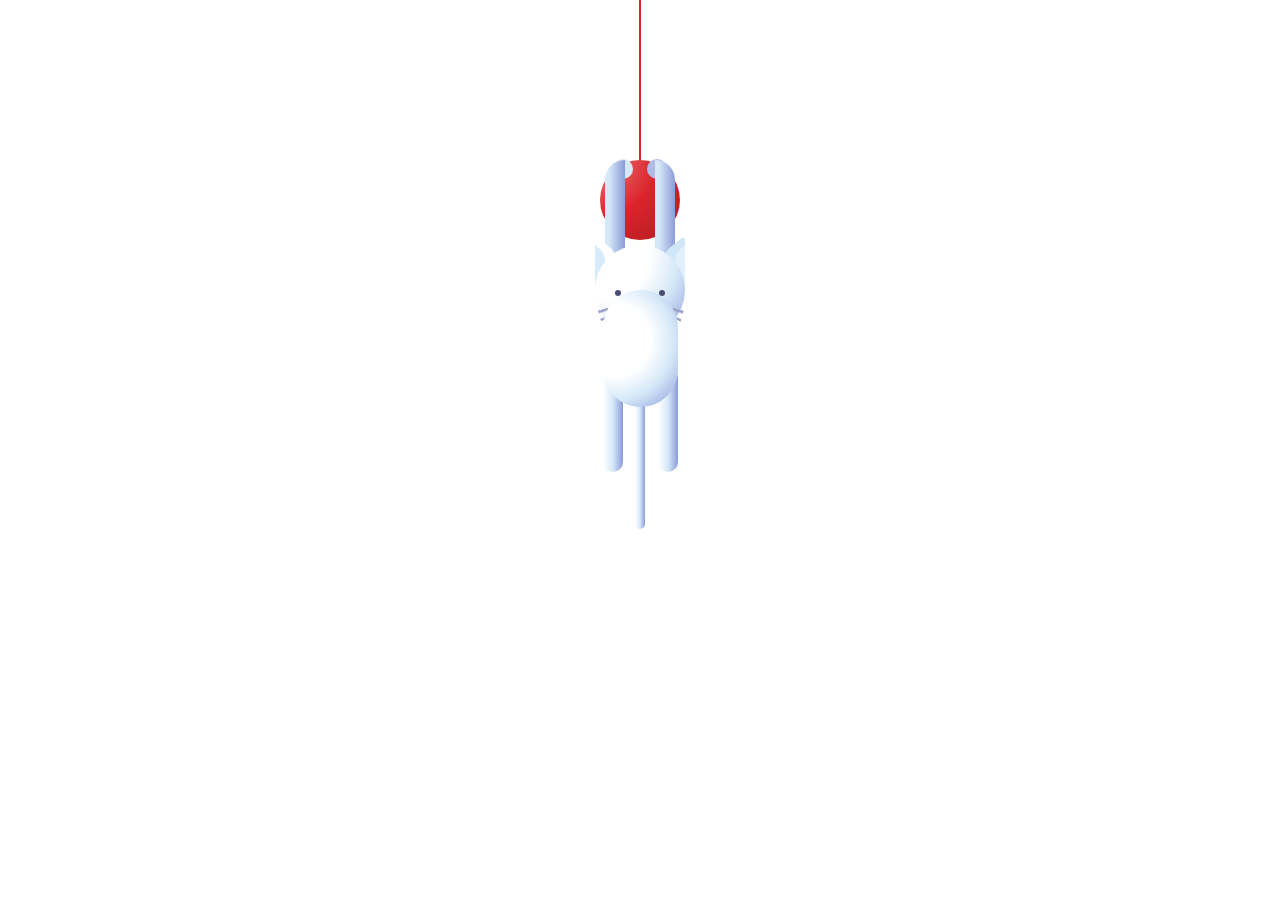
<file: Лапа Надії/loader.html>
<!DOCTYPE html>
<html lang="en">
<head>
    <meta charset="UTF-8">
    <meta name="viewport" content="width=device-width, initial-scale=1.0">
    <title>loading</title>
    <link rel="stylesheet" href="css/loader.css">
</head>
<body>
    

<div class="all-wrap">  
    <div class="all">
      <div class="yarn"></div>
      <div class="cat-wrap">    
        <div class="cat">
          <div class="cat-upper">
            <div class="cat-leg"></div>
            <div class="cat-leg"></div>
            <div class="cat-head">
              <div class="cat-ears">
                <div class="cat-ear"></div>
                <div class="cat-ear"></div>
              </div>
              <div class="cat-face">
                <div class="cat-eyes"></div>
                <div class="cat-mouth"></div>
                <div class="cat-whiskers"></div>
              </div>
            </div>
          </div>
          <div class="cat-lower-wrap">
            <div class="cat-lower">
              <div class="cat-leg">
                <div class="cat-leg">
                  <div class="cat-leg">
                    <div class="cat-leg">
                      <div class="cat-leg">
                        <div class="cat-leg">
                          <div class="cat-leg">
                            <div class="cat-leg">
                              <div class="cat-leg">
                                <div class="cat-leg">
                                  <div class="cat-leg">
                                    <div class="cat-leg">
                                      <div class="cat-leg">
                                        <div class="cat-leg">
                                          <div class="cat-leg">
                                            <div class="cat-leg">
                                              <div class="cat-paw"></div>
                                            </div>
                                          </div>
                                        </div>
                                      </div>
                                    </div>
                                  </div>
                                </div>
                              </div>
                            </div>
                          </div>
                        </div>
                      </div>
                    </div>
                  </div>
                </div>
              </div>
              <div class="cat-leg">
                <div class="cat-leg">
                  <div class="cat-leg">
                    <div class="cat-leg">
                      <div class="cat-leg">
                        <div class="cat-leg">
                          <div class="cat-leg">
                            <div class="cat-leg">
                              <div class="cat-leg">
                                <div class="cat-leg">
                                  <div class="cat-leg">
                                    <div class="cat-leg">
                                      <div class="cat-leg">
                                        <div class="cat-leg">
                                          <div class="cat-leg">
                                            <div class="cat-leg">
                                              <div class="cat-paw"></div>
                                            </div>
                                          </div>
                                        </div>
                                      </div>
                                    </div>
                                  </div>
                                </div>
                              </div>
                            </div>
                          </div>
                        </div>
                      </div>
                    </div>
                  </div>
                </div>
              </div>
              <div class="cat-tail">
                <div class="cat-tail">
                  <div class="cat-tail">
                    <div class="cat-tail">
                      <div class="cat-tail">
                        <div class="cat-tail">
                          <div class="cat-tail">
                            <div class="cat-tail">
                              <div class="cat-tail">
                                <div class="cat-tail">
                                  <div class="cat-tail">
                                    <div class="cat-tail">
                                      <div class="cat-tail">
                                        <div class="cat-tail">
                                          <div class="cat-tail">
                                            <div class="cat-tail -end"></div>
                                          </div>
                                        </div>
                                      </div>
                                    </div>
                                  </div>
                                </div>
                              </div>
                            </div>
                          </div>
                        </div>
                      </div>
                    </div>
                  </div>
                </div>
              </div>
            </div>
          </div>
        </div>
      </div>
    </div>
  </div>
  
  <script src="js/loader.js"></script>
</body>
</html>
</file>
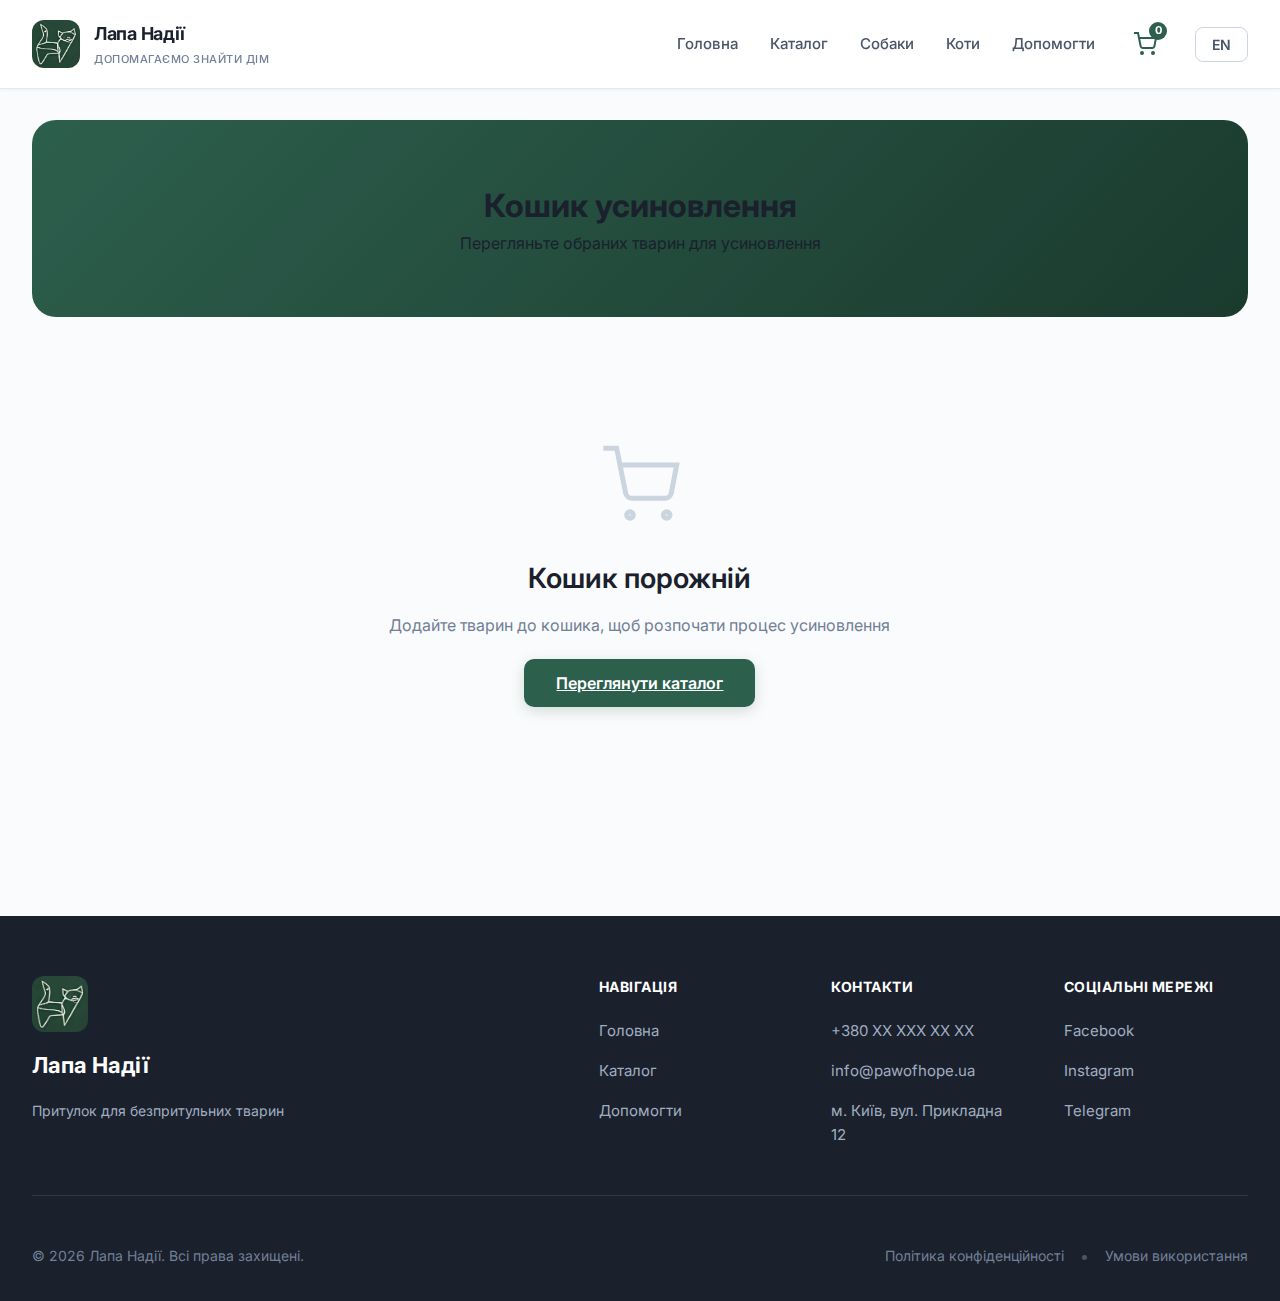
<file: Приклад/cart.html>
<!DOCTYPE html>
<html lang="uk">
<head>
  <meta charset="UTF-8" />
  <meta name="viewport" content="width=device-width, initial-scale=1" />
  <meta name="description" content="Кошик покупок - Лапа Надії" />
  <title>Кошик - Лапа Надії</title>

  <link rel="preconnect" href="https://fonts.googleapis.com" />
  <link rel="preconnect" href="https://fonts.gstatic.com" crossorigin />
  <link href="https://fonts.googleapis.com/css2?family=Inter:wght@300;400;500;600;700;800&family=Crimson+Pro:wght@400;600&display=swap" rel="stylesheet" />

  <link rel="stylesheet" href="css/styles.css" />
  <link rel="stylesheet" href="css/cart.css" />
</head>
<body>

<header id="mainHeader" class="header">
  <div class="header-content">
    <div class="logo-section">
      <img src="img/Logo.jpeg" alt="Лапа Надії Логотип" class="logo-img" />
      <div class="logo-text-wrapper">
        <span class="logo-text" data-uk="Лапа Надії" data-en="Paw of Hope">Лапа Надії</span>
        <span class="logo-tagline" data-uk="Допомагаємо знайти дім" data-en="Helping find homes">Допомагаємо знайти дім</span>
      </div>
    </div>

    <nav class="menu">
      <a href="index.html" class="menu-item" data-uk="Головна" data-en="Home">Головна</a>
      <a href="catalog.html" class="menu-item" data-uk="Каталог" data-en="Catalog">Каталог</a>
      <a href="dogs.html" class="menu-item" data-uk="Собаки" data-en="Dogs">Собаки</a>
      <a href="cats.html" class="menu-item" data-uk="Коти" data-en="Cats">Коти</a>
      <a href="help.html" class="menu-item" data-uk="Допомогти" data-en="Help">Допомогти</a>
      <a href="cart.html" class="cart-icon active" aria-label="Кошик">
        <svg width="24" height="24" viewBox="0 0 24 24" fill="none" stroke="currentColor" stroke-width="2">
          <circle cx="9" cy="21" r="1"></circle>
          <circle cx="20" cy="21" r="1"></circle>
          <path d="M1 1h4l2.68 13.39a2 2 0 0 0 2 1.61h9.72a2 2 0 0 0 2-1.61L23 6H6"></path>
        </svg>
        <span class="cart-count">0</span>
      </a>
      <button class="lang-btn" id="langToggle">EN</button>
    </nav>
  </div>
</header>

<main class="main-content">
  <section class="cart-hero">
    <h1 class="page-title" data-uk="Кошик усиновлення" data-en="Adoption Cart">Кошик усиновлення</h1>
    <p class="page-subtitle" data-uk="Перегляньте обраних тварин для усиновлення" data-en="Review selected animals for adoption">
      Перегляньте обраних тварин для усиновлення
    </p>
  </section>

  <section class="cart-content">
    <div class="cart-items" id="cartItems">
      <!-- Будуть додані через JavaScript -->
    </div>

    <div class="cart-empty" id="cartEmpty" style="display: none;">
      <svg width="80" height="80" viewBox="0 0 24 24" fill="none" stroke="currentColor" stroke-width="1.5">
        <circle cx="9" cy="21" r="1"></circle>
        <circle cx="20" cy="21" r="1"></circle>
        <path d="M1 1h4l2.68 13.39a2 2 0 0 0 2 1.61h9.72a2 2 0 0 0 2-1.61L23 6H6"></path>
      </svg>
      <h2 data-uk="Кошик порожній" data-en="Cart is empty">Кошик порожній</h2>
      <p data-uk="Додайте тварин до кошика, щоб розпочати процес усиновлення" data-en="Add animals to cart to start the adoption process">
        Додайте тварин до кошика, щоб розпочати процес усиновлення
      </p>
      <a href="catalog.html" class="btn-primary" data-uk="Переглянути каталог" data-en="View Catalog">Переглянути каталог</a>
    </div>

    <div class="cart-summary" id="cartSummary">
      <h3 class="summary-title" data-uk="Підсумок" data-en="Summary">Підсумок</h3>
      
      <div class="summary-row">
        <span data-uk="Обрано тварин" data-en="Selected animals">Обрано тварин</span>
        <span id="totalAnimals">0</span>
      </div>

      <div class="summary-divider"></div>

      <div class="summary-info">
        <p data-uk="Усиновлення безкоштовне" data-en="Adoption is free">Усиновлення безкоштовне</p>
        <p class="summary-note" data-uk="Всі тварини вакциновані та стерилізовані" data-en="All animals are vaccinated and sterilized">
          Всі тварини вакциновані та стерилізовані
        </p>
      </div>

      <button class="btn-checkout" id="checkoutBtn" data-uk="Подати заявку" data-en="Submit Application">
        Подати заявку
      </button>

      <div class="summary-help">
        <p data-uk="Бажаєте допомогти?" data-en="Want to help?">Бажаєте допомогти?</p>
        <a href="help.html" class="help-link" data-uk="Зробити внесок" data-en="Make a donation">Зробити внесок</a>
      </div>
    </div>
  </section>
</main>

<footer class="footer">
  <div class="footer-content">
    <div class="footer-main">
      <div class="footer-brand">
        <img src="img/Logo.jpeg" alt="Лапа Надії" class="footer-logo" />
        <h3 class="footer-brand-name" data-uk="Лапа Надії" data-en="Paw of Hope">Лапа Надії</h3>
        <p class="footer-brand-desc" data-uk="Притулок для безпритульних тварин" data-en="Shelter for homeless animals">
          Притулок для безпритульних тварин
        </p>
      </div>

      <div class="footer-links">
        <div class="footer-column">
          <h4 class="footer-heading" data-uk="Навігація" data-en="Navigation">Навігація</h4>
          <a href="index.html" class="footer-link" data-uk="Головна" data-en="Home">Головна</a>
          <a href="catalog.html" class="footer-link" data-uk="Каталог" data-en="Catalog">Каталог</a>
          <a href="help.html" class="footer-link" data-uk="Допомогти" data-en="Help">Допомогти</a>
        </div>

        <div class="footer-column">
          <h4 class="footer-heading" data-uk="Контакти" data-en="Contact">Контакти</h4>
          <p class="footer-contact">+380 XX XXX XX XX</p>
          <p class="footer-contact">info@pawofhope.ua</p>
          <p class="footer-contact" data-uk="м. Київ, вул. Прикладна 12" data-en="Kyiv, Prykladna St. 12">м. Київ, вул. Прикладна 12</p>
        </div>

        <div class="footer-column">
          <h4 class="footer-heading" data-uk="Соціальні мережі" data-en="Social media">Соціальні мережі</h4>
          <a href="#" class="footer-link">Facebook</a>
          <a href="#" class="footer-link">Instagram</a>
          <a href="#" class="footer-link">Telegram</a>
        </div>
      </div>
    </div>

    <div class="footer-bottom">
      <p class="footer-copyright" data-uk="© 2026 Лапа Надії. Всі права захищені." data-en="© 2026 Paw of Hope. All rights reserved.">
        © 2026 Лапа Надії. Всі права захищені.
      </p>
      <div class="footer-legal">
        <a href="#" class="footer-legal-link" data-uk="Політика конфіденційності" data-en="Privacy Policy">Політика конфіденційності</a>
        <span class="footer-divider">•</span>
        <a href="#" class="footer-legal-link" data-uk="Умови використання" data-en="Terms of Use">Умови використання</a>
      </div>
    </div>
  </div>
</footer>

<script src="js/script.js"></script>
<script src="js/cart.js"></script>

</body>
</html>
</file>
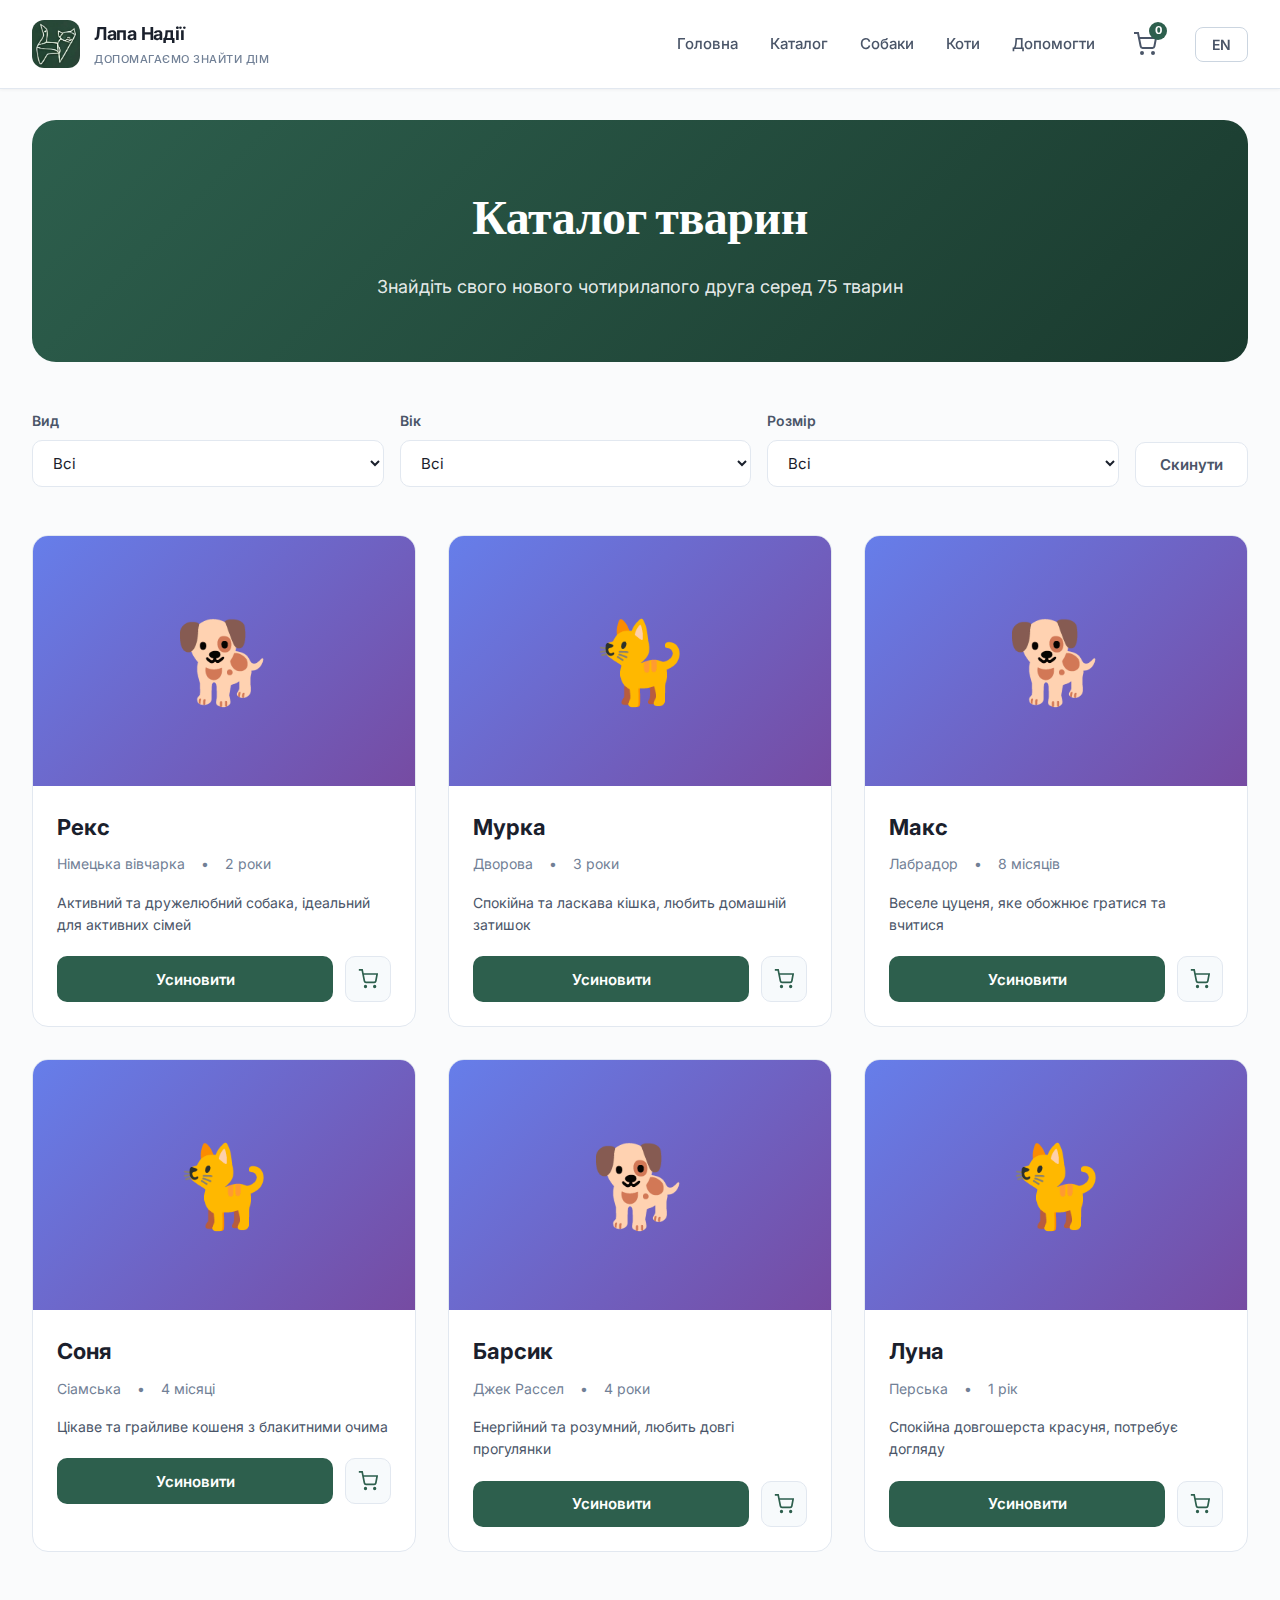
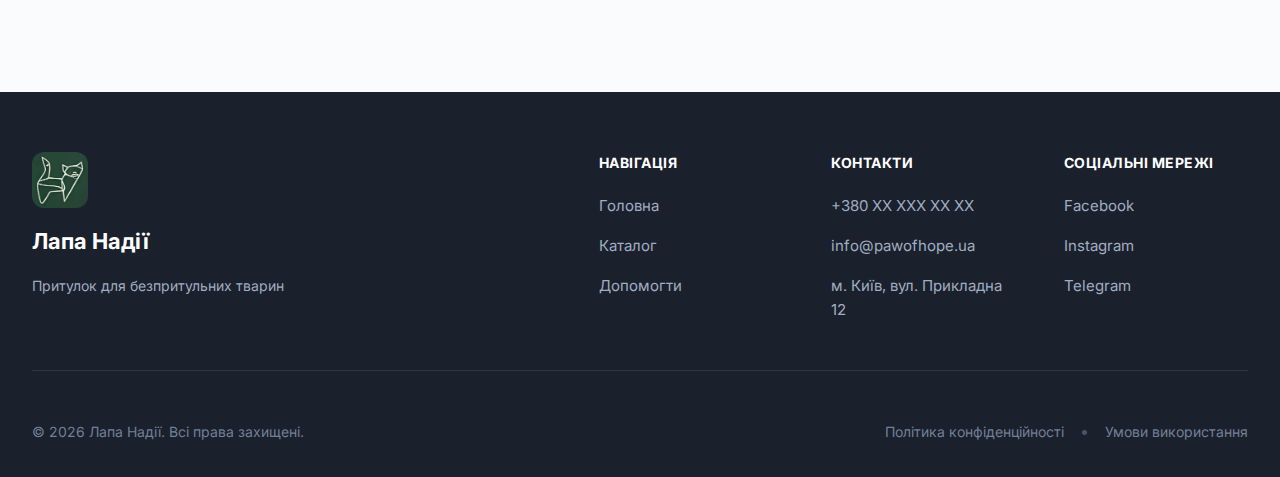
<file: Приклад/catalog.html>
<!DOCTYPE html>
<html lang="uk">
<head>
  <meta charset="UTF-8" />
  <meta name="viewport" content="width=device-width, initial-scale=1" />
  <meta name="description" content="Каталог усіх тварин у притулку Лапа Надії" />
  <title>Каталог - Лапа Надії</title>

  <link rel="preconnect" href="https://fonts.googleapis.com" />
  <link rel="preconnect" href="https://fonts.gstatic.com" crossorigin />
  <link href="https://fonts.googleapis.com/css2?family=Inter:wght@300;400;500;600;700;800&family=Crimson+Pro:wght@400;600&display=swap" rel="stylesheet" />

  <link rel="stylesheet" href="css/styles.css" />
  <link rel="stylesheet" href="css/catalog.css" />
</head>
<body>

<header id="mainHeader" class="header">
  <div class="header-content">
    <div class="logo-section">
      <img src="img/Logo.jpeg" alt="Лапа Надії Логотип" class="logo-img" />
      <div class="logo-text-wrapper">
        <span class="logo-text" data-uk="Лапа Надії" data-en="Paw of Hope">Лапа Надії</span>
        <span class="logo-tagline" data-uk="Допомагаємо знайти дім" data-en="Helping find homes">Допомагаємо знайти дім</span>
      </div>
    </div>

    <nav class="menu">
      <a href="index.html" class="menu-item" data-uk="Головна" data-en="Home">Головна</a>
      <a href="catalog.html" class="menu-item active" data-uk="Каталог" data-en="Catalog">Каталог</a>
      <a href="dogs.html" class="menu-item" data-uk="Собаки" data-en="Dogs">Собаки</a>
      <a href="cats.html" class="menu-item" data-uk="Коти" data-en="Cats">Коти</a>
      <a href="help.html" class="menu-item" data-uk="Допомогти" data-en="Help">Допомогти</a>
      <a href="cart.html" class="cart-icon" aria-label="Кошик">
        <svg width="24" height="24" viewBox="0 0 24 24" fill="none" stroke="currentColor" stroke-width="2">
          <circle cx="9" cy="21" r="1"></circle>
          <circle cx="20" cy="21" r="1"></circle>
          <path d="M1 1h4l2.68 13.39a2 2 0 0 0 2 1.61h9.72a2 2 0 0 0 2-1.61L23 6H6"></path>
        </svg>
        <span class="cart-count">0</span>
      </a>
      <button class="lang-btn" id="langToggle">EN</button>
    </nav>
  </div>
</header>

<main class="main-content">
  <section class="catalog-hero">
    <h1 class="page-title" data-uk="Каталог тварин" data-en="Animals Catalog">Каталог тварин</h1>
    <p class="page-subtitle" data-uk="Знайдіть свого нового чотирилапого друга серед 75 тварин" data-en="Find your new four-legged friend among 75 animals">
      Знайдіть свого нового чотирилапого друга серед 75 тварин
    </p>
  </section>

  <section class="filters-section">
    <div class="filters-wrapper">
      <div class="filter-group">
        <label class="filter-label" data-uk="Вид" data-en="Type">Вид</label>
        <select class="filter-select" id="typeFilter">
          <option value="all" data-uk="Всі" data-en="All">Всі</option>
          <option value="dog" data-uk="Собаки" data-en="Dogs">Собаки</option>
          <option value="cat" data-uk="Коти" data-en="Cats">Коти</option>
        </select>
      </div>

      <div class="filter-group">
        <label class="filter-label" data-uk="Вік" data-en="Age">Вік</label>
        <select class="filter-select" id="ageFilter">
          <option value="all" data-uk="Всі" data-en="All">Всі</option>
          <option value="puppy" data-uk="Малюк" data-en="Puppy">Малюк</option>
          <option value="young" data-uk="Молодий" data-en="Young">Молодий</option>
          <option value="adult" data-uk="Дорослий" data-en="Adult">Дорослий</option>
        </select>
      </div>

      <div class="filter-group">
        <label class="filter-label" data-uk="Розмір" data-en="Size">Розмір</label>
        <select class="filter-select" id="sizeFilter">
          <option value="all" data-uk="Всі" data-en="All">Всі</option>
          <option value="small" data-uk="Малий" data-en="Small">Малий</option>
          <option value="medium" data-uk="Середній" data-en="Medium">Середній</option>
          <option value="large" data-uk="Великий" data-en="Large">Великий</option>
        </select>
      </div>

      <button class="filter-reset" id="resetFilters" data-uk="Скинути" data-en="Reset">Скинути</button>
    </div>
  </section>

  <section class="animals-grid-section">
    <div class="animals-grid" id="animalsGrid">
      <!-- Будуть додані через JavaScript -->
    </div>
  </section>
</main>

<footer class="footer">
  <div class="footer-content">
    <div class="footer-main">
      <div class="footer-brand">
        <img src="img/Logo.jpeg" alt="Лапа Надії" class="footer-logo" />
        <h3 class="footer-brand-name" data-uk="Лапа Надії" data-en="Paw of Hope">Лапа Надії</h3>
        <p class="footer-brand-desc" data-uk="Притулок для безпритульних тварин" data-en="Shelter for homeless animals">
          Притулок для безпритульних тварин
        </p>
      </div>

      <div class="footer-links">
        <div class="footer-column">
          <h4 class="footer-heading" data-uk="Навігація" data-en="Navigation">Навігація</h4>
          <a href="index.html" class="footer-link" data-uk="Головна" data-en="Home">Головна</a>
          <a href="catalog.html" class="footer-link" data-uk="Каталог" data-en="Catalog">Каталог</a>
          <a href="help.html" class="footer-link" data-uk="Допомогти" data-en="Help">Допомогти</a>
        </div>

        <div class="footer-column">
          <h4 class="footer-heading" data-uk="Контакти" data-en="Contact">Контакти</h4>
          <p class="footer-contact">+380 XX XXX XX XX</p>
          <p class="footer-contact">info@pawofhope.ua</p>
          <p class="footer-contact" data-uk="м. Київ, вул. Прикладна 12" data-en="Kyiv, Prykladna St. 12">м. Київ, вул. Прикладна 12</p>
        </div>

        <div class="footer-column">
          <h4 class="footer-heading" data-uk="Соціальні мережі" data-en="Social media">Соціальні мережі</h4>
          <a href="#" class="footer-link">Facebook</a>
          <a href="#" class="footer-link">Instagram</a>
          <a href="#" class="footer-link">Telegram</a>
        </div>
      </div>
    </div>

    <div class="footer-bottom">
      <p class="footer-copyright" data-uk="© 2026 Лапа Надії. Всі права захищені." data-en="© 2026 Paw of Hope. All rights reserved.">
        © 2026 Лапа Надії. Всі права захищені.
      </p>
      <div class="footer-legal">
        <a href="#" class="footer-legal-link" data-uk="Політика конфіденційності" data-en="Privacy Policy">Політика конфіденційності</a>
        <span class="footer-divider">•</span>
        <a href="#" class="footer-legal-link" data-uk="Умови використання" data-en="Terms of Use">Умови використання</a>
      </div>
    </div>
  </div>
</footer>

<script src="js/script.js"></script>
<script src="js/catalog.js"></script>

</body>
</html>
</file>
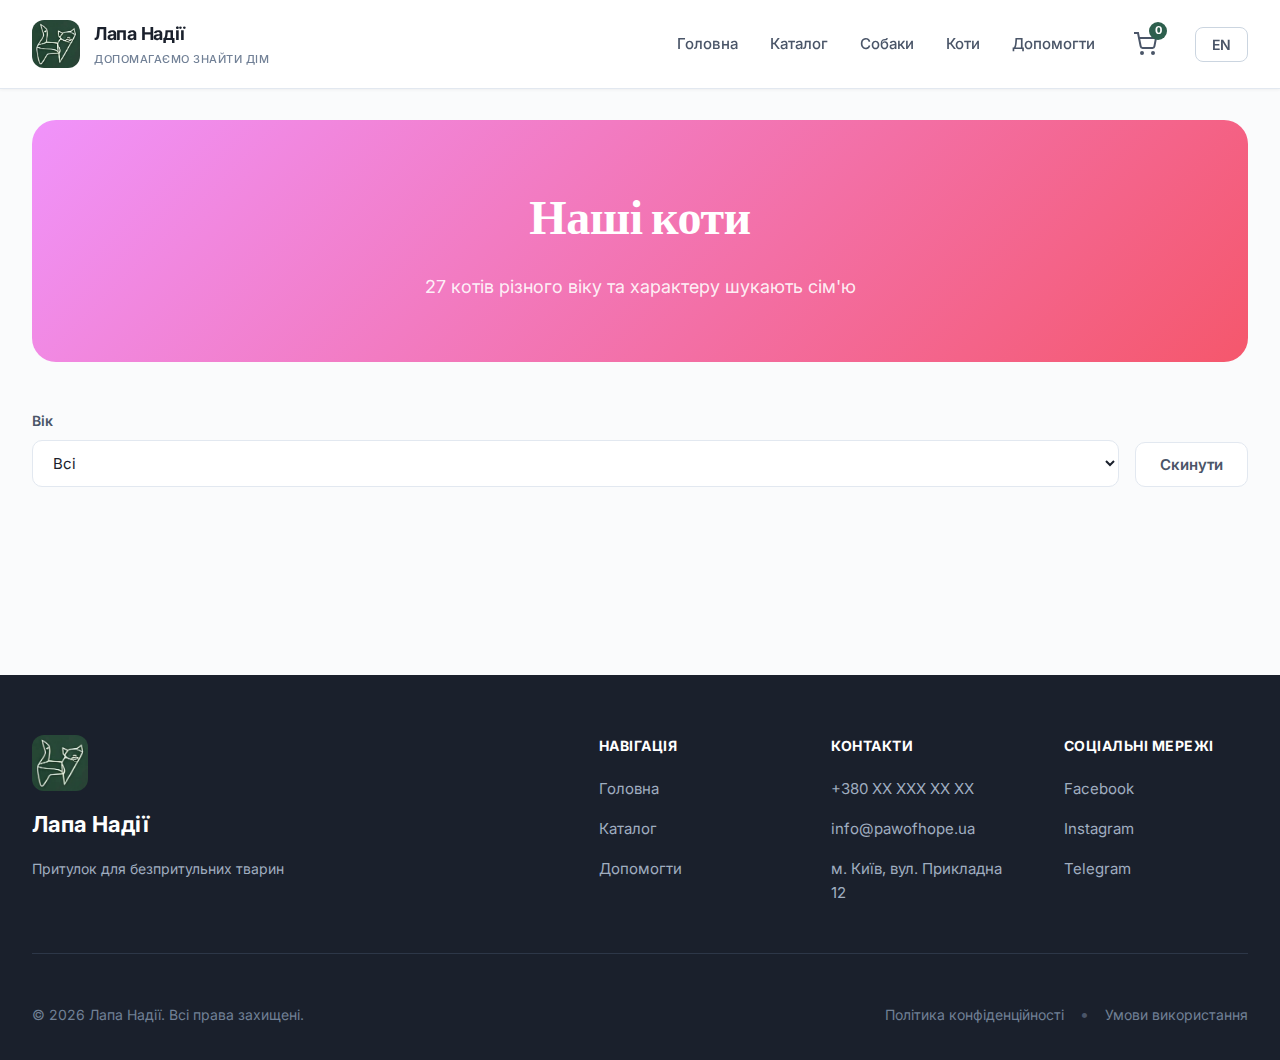
<file: Приклад/cats.html>
<!DOCTYPE html>
<html lang="uk">
<head>
  <meta charset="UTF-8" />
  <meta name="viewport" content="width=device-width, initial-scale=1" />
  <meta name="description" content="Коти в притулку Лапа Надії" />
  <title>Коти - Лапа Надії</title>

  <link rel="preconnect" href="https://fonts.googleapis.com" />
  <link rel="preconnect" href="https://fonts.gstatic.com" crossorigin />
  <link href="https://fonts.googleapis.com/css2?family=Inter:wght@300;400;500;600;700;800&family=Crimson+Pro:wght@400;600&display=swap" rel="stylesheet" />

  <link rel="stylesheet" href="css/styles.css" />
  <link rel="stylesheet" href="css/catalog.css" />
</head>
<body>

<header id="mainHeader" class="header">
  <div class="header-content">
    <div class="logo-section">
      <img src="img/Logo.jpeg" alt="Лапа Надії Логотип" class="logo-img" />
      <div class="logo-text-wrapper">
        <span class="logo-text" data-uk="Лапа Надії" data-en="Paw of Hope">Лапа Надії</span>
        <span class="logo-tagline" data-uk="Допомагаємо знайти дім" data-en="Helping find homes">Допомагаємо знайти дім</span>
      </div>
    </div>

    <nav class="menu">
      <a href="index.html" class="menu-item" data-uk="Головна" data-en="Home">Головна</a>
      <a href="catalog.html" class="menu-item" data-uk="Каталог" data-en="Catalog">Каталог</a>
      <a href="dogs.html" class="menu-item" data-uk="Собаки" data-en="Dogs">Собаки</a>
      <a href="cats.html" class="menu-item active" data-uk="Коти" data-en="Cats">Коти</a>
      <a href="help.html" class="menu-item" data-uk="Допомогти" data-en="Help">Допомогти</a>
      <a href="cart.html" class="cart-icon" aria-label="Кошик">
        <svg width="24" height="24" viewBox="0 0 24 24" fill="none" stroke="currentColor" stroke-width="2">
          <circle cx="9" cy="21" r="1"></circle>
          <circle cx="20" cy="21" r="1"></circle>
          <path d="M1 1h4l2.68 13.39a2 2 0 0 0 2 1.61h9.72a2 2 0 0 0 2-1.61L23 6H6"></path>
        </svg>
        <span class="cart-count">0</span>
      </a>
      <button class="lang-btn" id="langToggle">EN</button>
    </nav>
  </div>
</header>

<main class="main-content">
  <section class="catalog-hero" style="background: linear-gradient(135deg, #f093fb 0%, #f5576c 100%);">
    <h1 class="page-title" data-uk="Наші коти" data-en="Our Cats">Наші коти</h1>
    <p class="page-subtitle" data-uk="27 котів різного віку та характеру шукають сім'ю" data-en="27 cats of different ages and personalities are looking for a family">
      27 котів різного віку та характеру шукають сім'ю
    </p>
  </section>

  <section class="filters-section">
    <div class="filters-wrapper">
      <div class="filter-group">
        <label class="filter-label" data-uk="Вік" data-en="Age">Вік</label>
        <select class="filter-select" id="ageFilter">
          <option value="all" data-uk="Всі" data-en="All">Всі</option>
          <option value="kitten" data-uk="Кошеня" data-en="Kitten">Кошеня</option>
          <option value="young" data-uk="Молодий" data-en="Young">Молодий</option>
          <option value="adult" data-uk="Дорослий" data-en="Adult">Дорослий</option>
        </select>
      </div>

      <button class="filter-reset" id="resetFilters" data-uk="Скинути" data-en="Reset">Скинути</button>
    </div>
  </section>

  <section class="animals-grid-section">
    <div class="animals-grid" id="animalsGrid">
      <!-- Будуть додані через JavaScript -->
    </div>
  </section>
</main>

<footer class="footer">
  <div class="footer-content">
    <div class="footer-main">
      <div class="footer-brand">
        <img src="img/Logo.jpeg" alt="Лапа Надії" class="footer-logo" />
        <h3 class="footer-brand-name" data-uk="Лапа Надії" data-en="Paw of Hope">Лапа Надії</h3>
        <p class="footer-brand-desc" data-uk="Притулок для безпритульних тварин" data-en="Shelter for homeless animals">
          Притулок для безпритульних тварин
        </p>
      </div>

      <div class="footer-links">
        <div class="footer-column">
          <h4 class="footer-heading" data-uk="Навігація" data-en="Navigation">Навігація</h4>
          <a href="index.html" class="footer-link" data-uk="Головна" data-en="Home">Головна</a>
          <a href="catalog.html" class="footer-link" data-uk="Каталог" data-en="Catalog">Каталог</a>
          <a href="help.html" class="footer-link" data-uk="Допомогти" data-en="Help">Допомогти</a>
        </div>

        <div class="footer-column">
          <h4 class="footer-heading" data-uk="Контакти" data-en="Contact">Контакти</h4>
          <p class="footer-contact">+380 XX XXX XX XX</p>
          <p class="footer-contact">info@pawofhope.ua</p>
          <p class="footer-contact" data-uk="м. Київ, вул. Прикладна 12" data-en="Kyiv, Prykladna St. 12">м. Київ, вул. Прикладна 12</p>
        </div>

        <div class="footer-column">
          <h4 class="footer-heading" data-uk="Соціальні мережі" data-en="Social media">Соціальні мережі</h4>
          <a href="#" class="footer-link">Facebook</a>
          <a href="#" class="footer-link">Instagram</a>
          <a href="#" class="footer-link">Telegram</a>
        </div>
      </div>
    </div>

    <div class="footer-bottom">
      <p class="footer-copyright" data-uk="© 2026 Лапа Надії. Всі права захищені." data-en="© 2026 Paw of Hope. All rights reserved.">
        © 2026 Лапа Надії. Всі права захищені.
      </p>
      <div class="footer-legal">
        <a href="#" class="footer-legal-link" data-uk="Політика конфіденційності" data-en="Privacy Policy">Політика конфіденційності</a>
        <span class="footer-divider">•</span>
        <a href="#" class="footer-legal-link" data-uk="Умови використання" data-en="Terms of Use">Умови використання</a>
      </div>
    </div>
  </div>
</footer>

<script src="js/script.js"></script>
<script src="js/cats.js"></script>

</body>
</html>
</file>
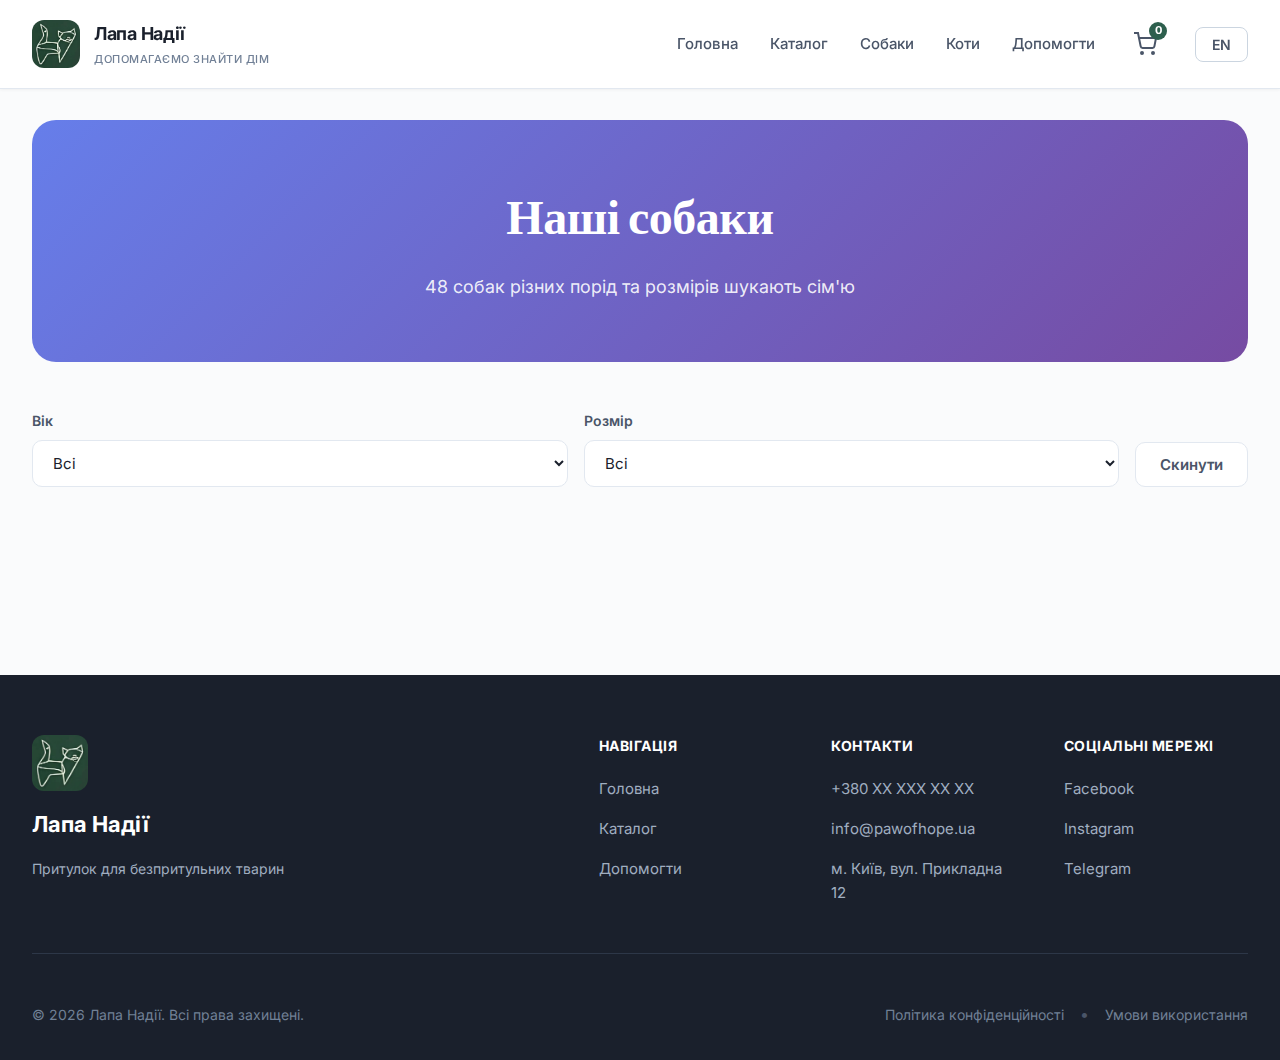
<file: Приклад/dogs.html>
<!DOCTYPE html>
<html lang="uk">
<head>
  <meta charset="UTF-8" />
  <meta name="viewport" content="width=device-width, initial-scale=1" />
  <meta name="description" content="Собаки в притулку Лапа Надії" />
  <title>Собаки - Лапа Надії</title>

  <link rel="preconnect" href="https://fonts.googleapis.com" />
  <link rel="preconnect" href="https://fonts.gstatic.com" crossorigin />
  <link href="https://fonts.googleapis.com/css2?family=Inter:wght@300;400;500;600;700;800&family=Crimson+Pro:wght@400;600&display=swap" rel="stylesheet" />

  <link rel="stylesheet" href="css/styles.css" />
  <link rel="stylesheet" href="css/catalog.css" />
</head>
<body>

<header id="mainHeader" class="header">
  <div class="header-content">
    <div class="logo-section">
      <img src="img/Logo.jpeg" alt="Лапа Надії Логотип" class="logo-img" />
      <div class="logo-text-wrapper">
        <span class="logo-text" data-uk="Лапа Надії" data-en="Paw of Hope">Лапа Надії</span>
        <span class="logo-tagline" data-uk="Допомагаємо знайти дім" data-en="Helping find homes">Допомагаємо знайти дім</span>
      </div>
    </div>

    <nav class="menu">
      <a href="index.html" class="menu-item" data-uk="Головна" data-en="Home">Головна</a>
      <a href="catalog.html" class="menu-item" data-uk="Каталог" data-en="Catalog">Каталог</a>
      <a href="dogs.html" class="menu-item active" data-uk="Собаки" data-en="Dogs">Собаки</a>
      <a href="cats.html" class="menu-item" data-uk="Коти" data-en="Cats">Коти</a>
      <a href="help.html" class="menu-item" data-uk="Допомогти" data-en="Help">Допомогти</a>
      <a href="cart.html" class="cart-icon" aria-label="Кошик">
        <svg width="24" height="24" viewBox="0 0 24 24" fill="none" stroke="currentColor" stroke-width="2">
          <circle cx="9" cy="21" r="1"></circle>
          <circle cx="20" cy="21" r="1"></circle>
          <path d="M1 1h4l2.68 13.39a2 2 0 0 0 2 1.61h9.72a2 2 0 0 0 2-1.61L23 6H6"></path>
        </svg>
        <span class="cart-count">0</span>
      </a>
      <button class="lang-btn" id="langToggle">EN</button>
    </nav>
  </div>
</header>

<main class="main-content">
  <section class="catalog-hero" style="background: linear-gradient(135deg, #667eea 0%, #764ba2 100%);">
    <h1 class="page-title" data-uk="Наші собаки" data-en="Our Dogs">Наші собаки</h1>
    <p class="page-subtitle" data-uk="48 собак різних порід та розмірів шукають сім'ю" data-en="48 dogs of different breeds and sizes are looking for a family">
      48 собак різних порід та розмірів шукають сім'ю
    </p>
  </section>

  <section class="filters-section">
    <div class="filters-wrapper">
      <div class="filter-group">
        <label class="filter-label" data-uk="Вік" data-en="Age">Вік</label>
        <select class="filter-select" id="ageFilter">
          <option value="all" data-uk="Всі" data-en="All">Всі</option>
          <option value="puppy" data-uk="Цуценя" data-en="Puppy">Цуценя</option>
          <option value="young" data-uk="Молодий" data-en="Young">Молодий</option>
          <option value="adult" data-uk="Дорослий" data-en="Adult">Дорослий</option>
        </select>
      </div>

      <div class="filter-group">
        <label class="filter-label" data-uk="Розмір" data-en="Size">Розмір</label>
        <select class="filter-select" id="sizeFilter">
          <option value="all" data-uk="Всі" data-en="All">Всі</option>
          <option value="small" data-uk="Малий" data-en="Small">Малий</option>
          <option value="medium" data-uk="Середній" data-en="Medium">Середній</option>
          <option value="large" data-uk="Великий" data-en="Large">Великий</option>
        </select>
      </div>

      <button class="filter-reset" id="resetFilters" data-uk="Скинути" data-en="Reset">Скинути</button>
    </div>
  </section>

  <section class="animals-grid-section">
    <div class="animals-grid" id="animalsGrid">
      <!-- Будуть додані через JavaScript -->
    </div>
  </section>
</main>

<footer class="footer">
  <div class="footer-content">
    <div class="footer-main">
      <div class="footer-brand">
        <img src="img/Logo.jpeg" alt="Лапа Надії" class="footer-logo" />
        <h3 class="footer-brand-name" data-uk="Лапа Надії" data-en="Paw of Hope">Лапа Надії</h3>
        <p class="footer-brand-desc" data-uk="Притулок для безпритульних тварин" data-en="Shelter for homeless animals">
          Притулок для безпритульних тварин
        </p>
      </div>

      <div class="footer-links">
        <div class="footer-column">
          <h4 class="footer-heading" data-uk="Навігація" data-en="Navigation">Навігація</h4>
          <a href="index.html" class="footer-link" data-uk="Головна" data-en="Home">Головна</a>
          <a href="catalog.html" class="footer-link" data-uk="Каталог" data-en="Catalog">Каталог</a>
          <a href="help.html" class="footer-link" data-uk="Допомогти" data-en="Help">Допомогти</a>
        </div>

        <div class="footer-column">
          <h4 class="footer-heading" data-uk="Контакти" data-en="Contact">Контакти</h4>
          <p class="footer-contact">+380 XX XXX XX XX</p>
          <p class="footer-contact">info@pawofhope.ua</p>
          <p class="footer-contact" data-uk="м. Київ, вул. Прикладна 12" data-en="Kyiv, Prykladna St. 12">м. Київ, вул. Прикладна 12</p>
        </div>

        <div class="footer-column">
          <h4 class="footer-heading" data-uk="Соціальні мережі" data-en="Social media">Соціальні мережі</h4>
          <a href="#" class="footer-link">Facebook</a>
          <a href="#" class="footer-link">Instagram</a>
          <a href="#" class="footer-link">Telegram</a>
        </div>
      </div>
    </div>

    <div class="footer-bottom">
      <p class="footer-copyright" data-uk="© 2026 Лапа Надії. Всі права захищені." data-en="© 2026 Paw of Hope. All rights reserved.">
        © 2026 Лапа Надії. Всі права захищені.
      </p>
      <div class="footer-legal">
        <a href="#" class="footer-legal-link" data-uk="Політика конфіденційності" data-en="Privacy Policy">Політика конфіденційності</a>
        <span class="footer-divider">•</span>
        <a href="#" class="footer-legal-link" data-uk="Умови використання" data-en="Terms of Use">Умови використання</a>
      </div>
    </div>
  </div>
</footer>

<script src="js/script.js"></script>
<script src="js/dogs.js"></script>

</body>
</html>
</file>
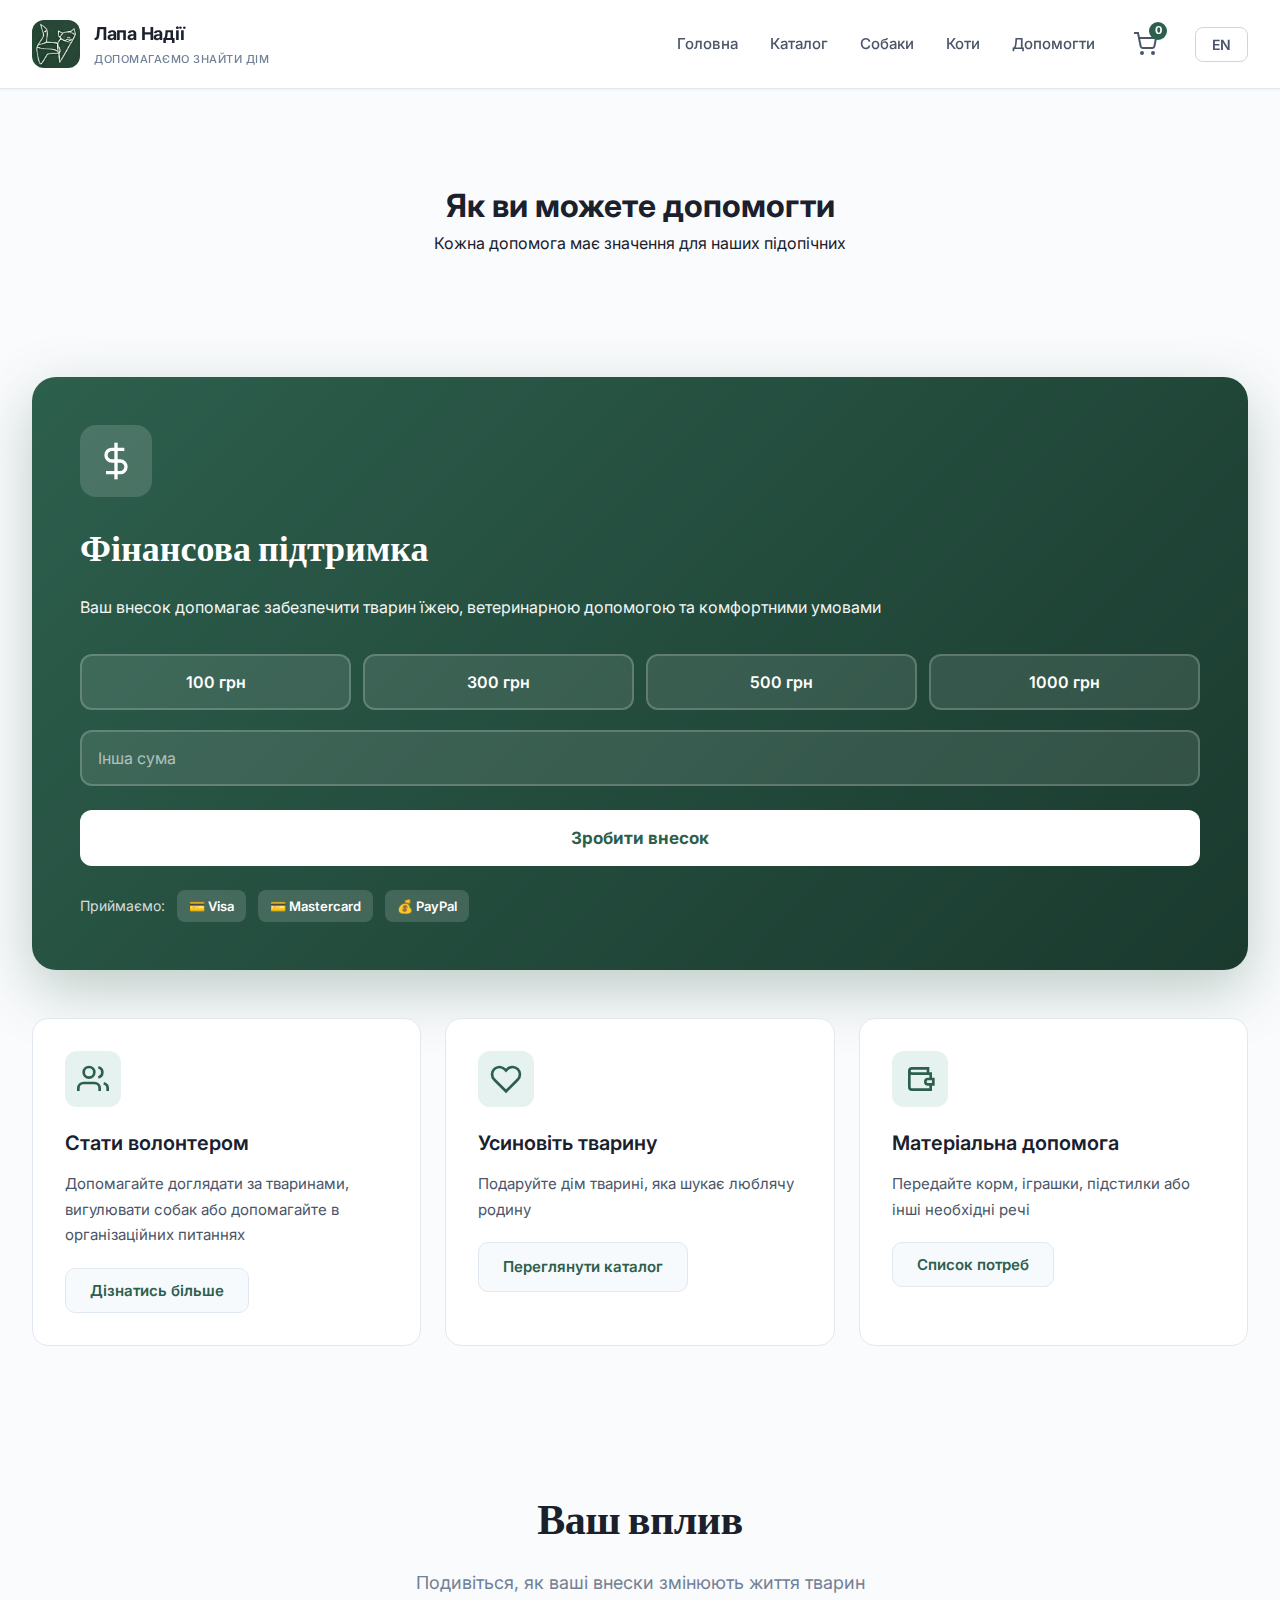
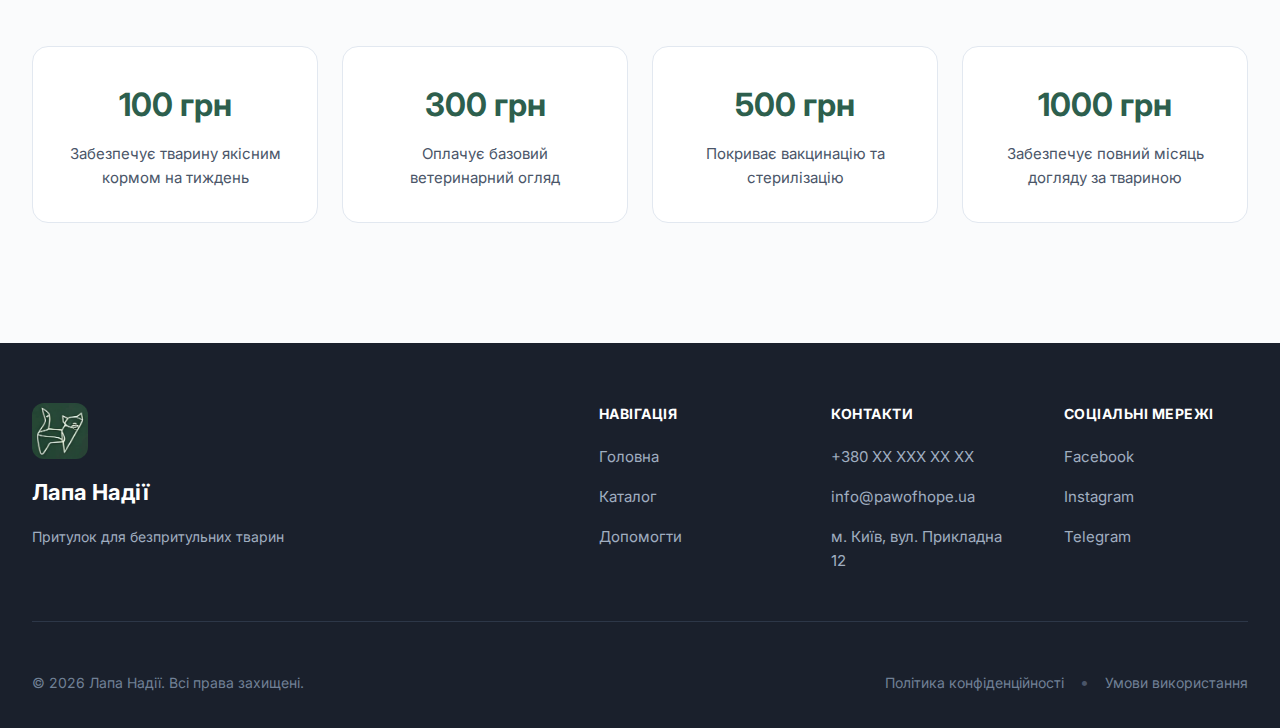
<file: Приклад/help.html>
<!DOCTYPE html>
<html lang="uk">
<head>
  <meta charset="UTF-8" />
  <meta name="viewport" content="width=device-width, initial-scale=1" />
  <meta name="description" content="Допоможіть притулку Лапа Надії" />
  <title>Допомогти - Лапа Надії</title>

  <link rel="preconnect" href="https://fonts.googleapis.com" />
  <link rel="preconnect" href="https://fonts.gstatic.com" crossorigin />
  <link href="https://fonts.googleapis.com/css2?family=Inter:wght@300;400;500;600;700;800&family=Crimson+Pro:wght@400;600&display=swap" rel="stylesheet" />

  <link rel="stylesheet" href="css/styles.css" />
  <link rel="stylesheet" href="css/help.css" />
</head>
<body>

<header id="mainHeader" class="header">
  <div class="header-content">
    <div class="logo-section">
      <img src="img/Logo.jpeg" alt="Лапа Надії Логотип" class="logo-img" />
      <div class="logo-text-wrapper">
        <span class="logo-text" data-uk="Лапа Надії" data-en="Paw of Hope">Лапа Надії</span>
        <span class="logo-tagline" data-uk="Допомагаємо знайти дім" data-en="Helping find homes">Допомагаємо знайти дім</span>
      </div>
    </div>

    <nav class="menu">
      <a href="index.html" class="menu-item" data-uk="Головна" data-en="Home">Головна</a>
      <a href="catalog.html" class="menu-item" data-uk="Каталог" data-en="Catalog">Каталог</a>
      <a href="dogs.html" class="menu-item" data-uk="Собаки" data-en="Dogs">Собаки</a>
      <a href="cats.html" class="menu-item" data-uk="Коти" data-en="Cats">Коти</a>
      <a href="help.html" class="menu-item active" data-uk="Допомогти" data-en="Help">Допомогти</a>
      <a href="cart.html" class="cart-icon" aria-label="Кошик">
        <svg width="24" height="24" viewBox="0 0 24 24" fill="none" stroke="currentColor" stroke-width="2">
          <circle cx="9" cy="21" r="1"></circle>
          <circle cx="20" cy="21" r="1"></circle>
          <path d="M1 1h4l2.68 13.39a2 2 0 0 0 2 1.61h9.72a2 2 0 0 0 2-1.61L23 6H6"></path>
        </svg>
        <span class="cart-count">0</span>
      </a>
      <button class="lang-btn" id="langToggle">EN</button>
    </nav>
  </div>
</header>

<main class="main-content">
  <section class="help-hero">
    <h1 class="page-title" data-uk="Як ви можете допомогти" data-en="How You Can Help">Як ви можете допомогти</h1>
    <p class="page-subtitle" data-uk="Кожна допомога має значення для наших підопічних" data-en="Every help matters for our pets">
      Кожна допомога має значення для наших підопічних
    </p>
  </section>

  <section class="help-ways">
    <div class="help-card featured">
      <div class="help-icon">
        <svg width="40" height="40" viewBox="0 0 24 24" fill="none" stroke="currentColor" stroke-width="2">
          <path d="M12 1v22"></path>
          <path d="M17 5H9.5a3.5 3.5 0 0 0 0 7h5a3.5 3.5 0 0 1 0 7H6"></path>
        </svg>
      </div>
      <h2 class="help-title" data-uk="Фінансова підтримка" data-en="Financial Support">Фінансова підтримка</h2>
      <p class="help-desc" data-uk="Ваш внесок допомагає забезпечити тварин їжею, ветеринарною допомогою та комфортними умовами" data-en="Your contribution helps provide animals with food, veterinary care and comfortable conditions">
        Ваш внесок допомагає забезпечити тварин їжею, ветеринарною допомогою та комфортними умовами
      </p>
      
      <div class="donation-amounts">
        <button class="amount-btn" data-amount="100">100 грн</button>
        <button class="amount-btn" data-amount="300">300 грн</button>
        <button class="amount-btn" data-amount="500">500 грн</button>
        <button class="amount-btn" data-amount="1000">1000 грн</button>
      </div>
      
      <input type="number" class="custom-amount" placeholder="Інша сума" data-uk-placeholder="Інша сума" data-en-placeholder="Custom amount" />
      
      <button class="donate-btn-large" data-uk="Зробити внесок" data-en="Make a Donation">Зробити внесок</button>
      
      <div class="payment-methods">
        <span class="payment-label" data-uk="Приймаємо:" data-en="We accept:">Приймаємо:</span>
        <span class="payment-badge">💳 Visa</span>
        <span class="payment-badge">💳 Mastercard</span>
        <span class="payment-badge">💰 PayPal</span>
      </div>
    </div>

    <div class="help-options">
      <div class="help-option-card">
        <div class="help-option-icon">
          <svg width="32" height="32" viewBox="0 0 24 24" fill="none" stroke="currentColor" stroke-width="2">
            <path d="M17 21v-2a4 4 0 0 0-4-4H5a4 4 0 0 0-4 4v2"></path>
            <circle cx="9" cy="7" r="4"></circle>
            <path d="M23 21v-2a4 4 0 0 0-3-3.87"></path>
            <path d="M16 3.13a4 4 0 0 1 0 7.75"></path>
          </svg>
        </div>
        <h3 class="help-option-title" data-uk="Стати волонтером" data-en="Become a Volunteer">Стати волонтером</h3>
        <p class="help-option-desc" data-uk="Допомагайте доглядати за тваринами, вигулювати собак або допомагайте в організаційних питаннях" data-en="Help care for animals, walk dogs or assist with organizational matters">
          Допомагайте доглядати за тваринами, вигулювати собак або допомагайте в організаційних питаннях
        </p>
        <button class="help-option-btn" data-uk="Дізнатись більше" data-en="Learn More">Дізнатись більше</button>
      </div>

      <div class="help-option-card">
        <div class="help-option-icon">
          <svg width="32" height="32" viewBox="0 0 24 24" fill="none" stroke="currentColor" stroke-width="2">
            <path d="M20.84 4.61a5.5 5.5 0 0 0-7.78 0L12 5.67l-1.06-1.06a5.5 5.5 0 0 0-7.78 7.78l1.06 1.06L12 21.23l7.78-7.78 1.06-1.06a5.5 5.5 0 0 0 0-7.78z"></path>
          </svg>
        </div>
        <h3 class="help-option-title" data-uk="Усиновіть тварину" data-en="Adopt an Animal">Усиновіть тварину</h3>
        <p class="help-option-desc" data-uk="Подаруйте дім тварині, яка шукає люблячу родину" data-en="Give a home to an animal looking for a loving family">
          Подаруйте дім тварині, яка шукає люблячу родину
        </p>
        <a href="catalog.html" class="help-option-btn" data-uk="Переглянути каталог" data-en="View Catalog">Переглянути каталог</a>
      </div>

      <div class="help-option-card">
        <div class="help-option-icon">
          <svg width="32" height="32" viewBox="0 0 24 24" fill="none" stroke="currentColor" stroke-width="2">
            <path d="M20 12V8H6a2 2 0 0 1-2-2c0-1.1.9-2 2-2h12v4"></path>
            <path d="M4 6v12c0 1.1.9 2 2 2h14v-4"></path>
            <path d="M18 12a2 2 0 0 0-2 2c0 1.1.9 2 2 2h4v-4h-4z"></path>
          </svg>
        </div>
        <h3 class="help-option-title" data-uk="Матеріальна допомога" data-en="Material Assistance">Матеріальна допомога</h3>
        <p class="help-option-desc" data-uk="Передайте корм, іграшки, підстилки або інші необхідні речі" data-en="Donate food, toys, bedding or other necessary items">
          Передайте корм, іграшки, підстилки або інші необхідні речі
        </p>
        <button class="help-option-btn" data-uk="Список потреб" data-en="Needs List">Список потреб</button>
      </div>
    </div>
  </section>

  <section class="impact-section">
    <h2 class="section-title" data-uk="Ваш вплив" data-en="Your Impact">Ваш вплив</h2>
    <p class="section-subtitle" data-uk="Подивіться, як ваші внески змінюють життя тварин" data-en="See how your contributions change the lives of animals">
      Подивіться, як ваші внески змінюють життя тварин
    </p>

    <div class="impact-grid">
      <div class="impact-card">
        <div class="impact-amount">100 грн</div>
        <div class="impact-text" data-uk="Забезпечує тварину якісним кормом на тиждень" data-en="Provides an animal with quality food for a week">
          Забезпечує тварину якісним кормом на тиждень
        </div>
      </div>

      <div class="impact-card">
        <div class="impact-amount">300 грн</div>
        <div class="impact-text" data-uk="Оплачує базовий ветеринарний огляд" data-en="Pays for a basic veterinary examination">
          Оплачує базовий ветеринарний огляд
        </div>
      </div>

      <div class="impact-card">
        <div class="impact-amount">500 грн</div>
        <div class="impact-text" data-uk="Покриває вакцинацію та стерилізацію" data-en="Covers vaccination and sterilization">
          Покриває вакцинацію та стерилізацію
        </div>
      </div>

      <div class="impact-card">
        <div class="impact-amount">1000 грн</div>
        <div class="impact-text" data-uk="Забезпечує повний місяць догляду за твариною" data-en="Provides a full month of animal care">
          Забезпечує повний місяць догляду за твариною
        </div>
      </div>
    </div>
  </section>
</main>

<footer class="footer">
  <div class="footer-content">
    <div class="footer-main">
      <div class="footer-brand">
        <img src="img/Logo.jpeg" alt="Лапа Надії" class="footer-logo" />
        <h3 class="footer-brand-name" data-uk="Лапа Надії" data-en="Paw of Hope">Лапа Надії</h3>
        <p class="footer-brand-desc" data-uk="Притулок для безпритульних тварин" data-en="Shelter for homeless animals">
          Притулок для безпритульних тварин
        </p>
      </div>

      <div class="footer-links">
        <div class="footer-column">
          <h4 class="footer-heading" data-uk="Навігація" data-en="Navigation">Навігація</h4>
          <a href="index.html" class="footer-link" data-uk="Головна" data-en="Home">Головна</a>
          <a href="catalog.html" class="footer-link" data-uk="Каталог" data-en="Catalog">Каталог</a>
          <a href="help.html" class="footer-link" data-uk="Допомогти" data-en="Help">Допомогти</a>
        </div>

        <div class="footer-column">
          <h4 class="footer-heading" data-uk="Контакти" data-en="Contact">Контакти</h4>
          <p class="footer-contact">+380 XX XXX XX XX</p>
          <p class="footer-contact">info@pawofhope.ua</p>
          <p class="footer-contact" data-uk="м. Київ, вул. Прикладна 12" data-en="Kyiv, Prykladna St. 12">м. Київ, вул. Прикладна 12</p>
        </div>

        <div class="footer-column">
          <h4 class="footer-heading" data-uk="Соціальні мережі" data-en="Social media">Соціальні мережі</h4>
          <a href="#" class="footer-link">Facebook</a>
          <a href="#" class="footer-link">Instagram</a>
          <a href="#" class="footer-link">Telegram</a>
        </div>
      </div>
    </div>

    <div class="footer-bottom">
      <p class="footer-copyright" data-uk="© 2026 Лапа Надії. Всі права захищені." data-en="© 2026 Paw of Hope. All rights reserved.">
        © 2026 Лапа Надії. Всі права захищені.
      </p>
      <div class="footer-legal">
        <a href="#" class="footer-legal-link" data-uk="Політика конфіденційності" data-en="Privacy Policy">Політика конфіденційності</a>
        <span class="footer-divider">•</span>
        <a href="#" class="footer-legal-link" data-uk="Умови використання" data-en="Terms of Use">Умови використання</a>
      </div>
    </div>
  </div>
</footer>

<script src="js/script.js"></script>
<script src="js/help.js"></script>

</body>
</html>
</file>
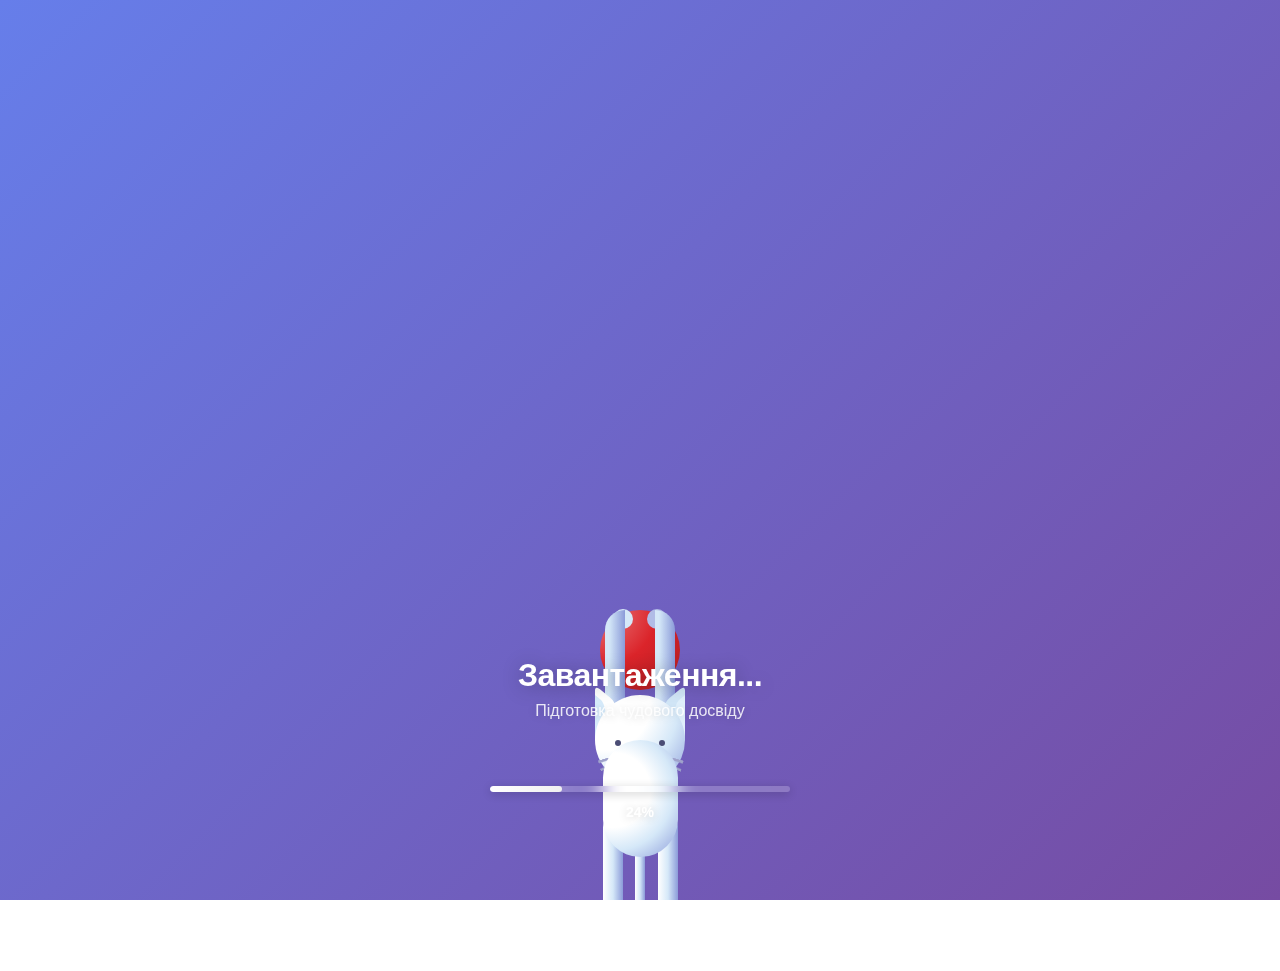
<file: Приклад/loader.html>
<!DOCTYPE html>
<html lang="uk">
<head>
    <meta charset="UTF-8">
    <meta name="viewport" content="width=device-width, initial-scale=1.0">
    <title>Завантаження - Лапа Надії</title>
    <link rel="stylesheet" href="css/loader.css">
</head>
<body>
    <div class="loader-container">
        <div class="all-wrap">  
            <div class="all">
                <div class="yarn"></div>
                <div class="cat-wrap">    
                    <div class="cat">
                        <div class="cat-upper">
                            <div class="cat-leg"></div>
                            <div class="cat-leg"></div>
                            <div class="cat-head">
                                <div class="cat-ears">
                                    <div class="cat-ear"></div>
                                    <div class="cat-ear"></div>
                                </div>
                                <div class="cat-face">
                                    <div class="cat-eyes"></div>
                                    <div class="cat-mouth"></div>
                                    <div class="cat-whiskers"></div>
                                </div>
                            </div>
                        </div>
                        <div class="cat-lower-wrap">
                            <div class="cat-lower">
                                <div class="cat-leg">
                                    <div class="cat-leg">
                                        <div class="cat-leg">
                                            <div class="cat-leg">
                                                <div class="cat-leg">
                                                    <div class="cat-leg">
                                                        <div class="cat-leg">
                                                            <div class="cat-leg">
                                                                <div class="cat-leg">
                                                                    <div class="cat-leg">
                                                                        <div class="cat-leg">
                                                                            <div class="cat-leg">
                                                                                <div class="cat-leg">
                                                                                    <div class="cat-leg">
                                                                                        <div class="cat-leg">
                                                                                            <div class="cat-paw"></div>
                                                                                        </div>
                                                                                    </div>
                                                                                </div>
                                                                            </div>
                                                                        </div>
                                                                    </div>
                                                                </div>
                                                            </div>
                                                        </div>
                                                    </div>
                                                </div>
                                            </div>
                                        </div>
                                    </div>
                                </div>
                                <div class="cat-leg">
                                    <div class="cat-leg">
                                        <div class="cat-leg">
                                            <div class="cat-leg">
                                                <div class="cat-leg">
                                                    <div class="cat-leg">
                                                        <div class="cat-leg">
                                                            <div class="cat-leg">
                                                                <div class="cat-leg">
                                                                    <div class="cat-leg">
                                                                        <div class="cat-leg">
                                                                            <div class="cat-leg">
                                                                                <div class="cat-leg">
                                                                                    <div class="cat-leg">
                                                                                        <div class="cat-leg">
                                                                                            <div class="cat-paw"></div>
                                                                                        </div>
                                                                                    </div>
                                                                                </div>
                                                                            </div>
                                                                        </div>
                                                                    </div>
                                                                </div>
                                                            </div>
                                                        </div>
                                                    </div>
                                                </div>
                                            </div>
                                        </div>
                                    </div>
                                </div>
                                <div class="cat-tail">
                                    <div class="cat-tail">
                                        <div class="cat-tail">
                                            <div class="cat-tail">
                                                <div class="cat-tail">
                                                    <div class="cat-tail">
                                                        <div class="cat-tail">
                                                            <div class="cat-tail">
                                                                <div class="cat-tail">
                                                                    <div class="cat-tail">
                                                                        <div class="cat-tail">
                                                                            <div class="cat-tail">
                                                                                <div class="cat-tail">
                                                                                    <div class="cat-tail">
                                                                                        <div class="cat-tail -end"></div>
                                                                                    </div>
                                                                                </div>
                                                                            </div>
                                                                        </div>
                                                                    </div>
                                                                </div>
                                                            </div>
                                                        </div>
                                                    </div>
                                                </div>
                                            </div>
                                        </div>
                                    </div>
                                </div>
                            </div>
                        </div>
                    </div>
                </div>
            </div>
        </div>
        
        <div class="loader-text">
            <h2 class="loading-title" data-uk="Завантаження..." data-en="Loading...">Завантаження...</h2>
            <p class="loading-subtitle" data-uk="Підготовка чудового досвіду" data-en="Preparing amazing experience">Підготовка чудового досвіду</p>
        </div>
        
        <div class="progress-container">
            <div class="progress-bar">
                <div class="progress-fill"></div>
            </div>
            <div class="progress-text">0%</div>
        </div>
    </div>
    
    <script src="js/loader.js"></script>
</body>
</html>
</file>
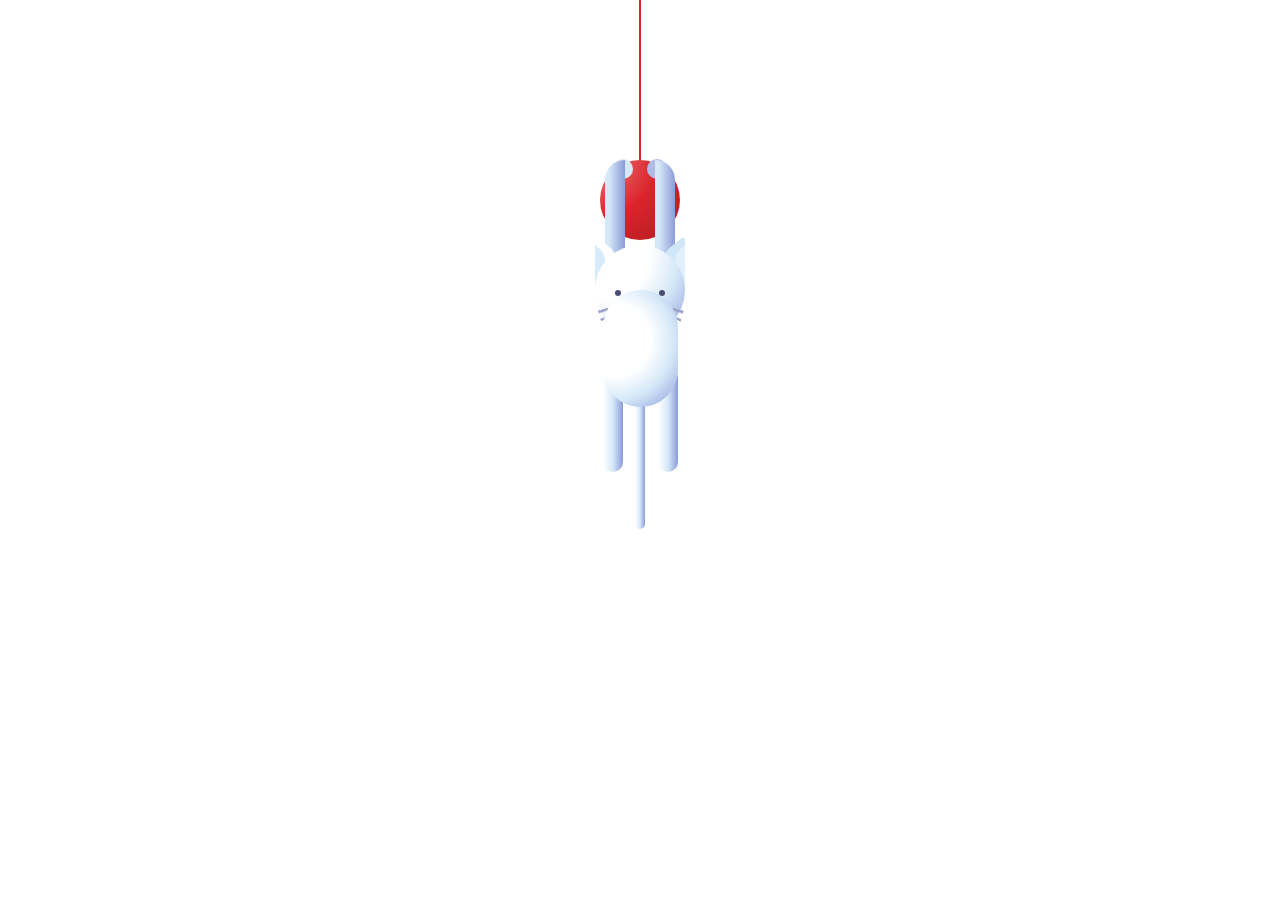
<file: Lapa_Nadiy-main/Лапа Надії/loader.html>
<!DOCTYPE html>
<html lang="en">
<head>
    <meta charset="UTF-8">
    <meta name="viewport" content="width=device-width, initial-scale=1.0">
    <title>loading</title>
    <link rel="stylesheet" href="css/loader.css">
</head>
<body>
    

<div class="all-wrap">  
    <div class="all">
      <div class="yarn"></div>
      <div class="cat-wrap">    
        <div class="cat">
          <div class="cat-upper">
            <div class="cat-leg"></div>
            <div class="cat-leg"></div>
            <div class="cat-head">
              <div class="cat-ears">
                <div class="cat-ear"></div>
                <div class="cat-ear"></div>
              </div>
              <div class="cat-face">
                <div class="cat-eyes"></div>
                <div class="cat-mouth"></div>
                <div class="cat-whiskers"></div>
              </div>
            </div>
          </div>
          <div class="cat-lower-wrap">
            <div class="cat-lower">
              <div class="cat-leg">
                <div class="cat-leg">
                  <div class="cat-leg">
                    <div class="cat-leg">
                      <div class="cat-leg">
                        <div class="cat-leg">
                          <div class="cat-leg">
                            <div class="cat-leg">
                              <div class="cat-leg">
                                <div class="cat-leg">
                                  <div class="cat-leg">
                                    <div class="cat-leg">
                                      <div class="cat-leg">
                                        <div class="cat-leg">
                                          <div class="cat-leg">
                                            <div class="cat-leg">
                                              <div class="cat-paw"></div>
                                            </div>
                                          </div>
                                        </div>
                                      </div>
                                    </div>
                                  </div>
                                </div>
                              </div>
                            </div>
                          </div>
                        </div>
                      </div>
                    </div>
                  </div>
                </div>
              </div>
              <div class="cat-leg">
                <div class="cat-leg">
                  <div class="cat-leg">
                    <div class="cat-leg">
                      <div class="cat-leg">
                        <div class="cat-leg">
                          <div class="cat-leg">
                            <div class="cat-leg">
                              <div class="cat-leg">
                                <div class="cat-leg">
                                  <div class="cat-leg">
                                    <div class="cat-leg">
                                      <div class="cat-leg">
                                        <div class="cat-leg">
                                          <div class="cat-leg">
                                            <div class="cat-leg">
                                              <div class="cat-paw"></div>
                                            </div>
                                          </div>
                                        </div>
                                      </div>
                                    </div>
                                  </div>
                                </div>
                              </div>
                            </div>
                          </div>
                        </div>
                      </div>
                    </div>
                  </div>
                </div>
              </div>
              <div class="cat-tail">
                <div class="cat-tail">
                  <div class="cat-tail">
                    <div class="cat-tail">
                      <div class="cat-tail">
                        <div class="cat-tail">
                          <div class="cat-tail">
                            <div class="cat-tail">
                              <div class="cat-tail">
                                <div class="cat-tail">
                                  <div class="cat-tail">
                                    <div class="cat-tail">
                                      <div class="cat-tail">
                                        <div class="cat-tail">
                                          <div class="cat-tail">
                                            <div class="cat-tail -end"></div>
                                          </div>
                                        </div>
                                      </div>
                                    </div>
                                  </div>
                                </div>
                              </div>
                            </div>
                          </div>
                        </div>
                      </div>
                    </div>
                  </div>
                </div>
              </div>
            </div>
          </div>
        </div>
      </div>
    </div>
  </div>
  
  
</body>
</html>
</file>
<file: Лапа Надії/css/loader.css>
.all-wrap {
    -webkit-animation: bob 7s cubic-bezier(0.5, 0, 0.5, 1) infinite both;
            animation: bob 7s cubic-bezier(0.5, 0, 0.5, 1) infinite both;
  }
  
  .all {
    top: 10rem;
    left: calc(50% - 2.5rem);
    position: absolute;
    width: 5rem;
    height: 5rem;
    transform-origin: center -20rem;
    -webkit-animation: swing 7s cubic-bezier(0.5, 0, 0.5, 1) infinite both;
            animation: swing 7s cubic-bezier(0.5, 0, 0.5, 1) infinite both;
  }
  .all:before {
    height: 20rem;
    width: 2px;
    background-color: #db242a;
    left: calc(50% - 1px);
    bottom: 20rem;
  }
  
  .yarn {
    position: absolute;
    top: 0;
    left: 0;
    width: 80px;
    height: 80px;
    border-radius: 50%;
    background-image: radial-gradient(circle at top left, #e97c7f, #db242a 50%, #af1d22);
    z-index: 1;
  }
  .yarn:before, .yarn:after {
    position: absolute;
    width: 20px;
    height: 20px;
    border-radius: 50%;
    background-color: white;
    top: -1px;
  }
  .yarn:before {
    left: calc(50% + 7px);
    background-color: #b1bce6;
  }
  .yarn:after {
    right: calc(50% + 7px);
    background-color: #d5e8f8;
  }
  
  .cat-wrap {
    position: absolute;
    top: 0;
    left: calc(50% - 45px);
    width: 90px;
    height: 130px;
    -webkit-animation: reverse-swing 7s cubic-bezier(0.5, 0, 0.5, 1) infinite both;
            animation: reverse-swing 7s cubic-bezier(0.5, 0, 0.5, 1) infinite both;
    transform-origin: top center;
  }
  
  .cat {
    position: absolute;
    top: 0;
    left: 0;
    width: 100%;
    height: 100%;
    -webkit-animation: swing 7s 0.2s infinite both;
            animation: swing 7s 0.2s infinite both;
    transform-origin: top center;
  }
  
  .cat-upper {
    position: absolute;
    top: 0;
    left: 0;
    width: 100%;
    height: 100%;
    transform-origin: top center;
    z-index: 1;
  }
  .cat-upper .cat-leg {
    position: absolute;
    width: 20px;
    height: 100%;
    background-color: white;
    z-index: -1;
    background-image: linear-gradient(to right, #d5e8f8, #d5e8f8 20%, #8b9bd9);
  }
  .cat-upper .cat-leg:nth-child(1) {
    border-top-left-radius: 100px;
    left: 10px;
  }
  .cat-upper .cat-leg:nth-child(1):after {
    left: 50%;
  }
  .cat-upper .cat-leg:nth-child(2) {
    border-top-left-radius: 0;
    border-top-right-radius: 100px;
    right: 10px;
  }
  .cat-upper .cat-leg:nth-child(2):after {
    right: 50%;
  }
  
  .cat-lower-wrap {
    height: 90%;
    width: 100%;
    position: absolute;
    top: 100%;
    width: 75px;
    left: calc(50% - 37.5px);
    -webkit-animation: reverse-swing 7s 0.2s infinite both;
            animation: reverse-swing 7s 0.2s infinite both;
    transform-origin: top center;
  }
  
  .cat-lower {
    position: absolute;
    top: 0;
    left: 0;
    width: 100%;
    height: 100%;
    -webkit-animation: swing 7s 0.5s infinite both;
            animation: swing 7s 0.5s infinite both;
    transform-origin: top center;
  }
  .cat-lower:after {
    position: absolute;
    top: 0;
    left: 0;
    width: 100%;
    height: 100%;
    border-radius: 100px;
    background-image: radial-gradient(circle at 10px 50px, white, white 40%, #d5e8f8 65%, #8b9bd9);
    z-index: 1;
  }
  .cat-lower .cat-leg,
  .cat-lower .cat-paw {
    z-index: -1;
    position: absolute;
    height: 20px;
    width: 20px;
    -webkit-animation: swing-leg 7s 0.3s infinite both;
            animation: swing-leg 7s 0.3s infinite both;
    z-index: 1;
    transform-origin: top center;
    border-top-left-radius: 20px;
    border-top-right-radius: 20px;
    background-image: linear-gradient(to right, white, #d5e8f8, #8b9bd9);
  }
  .cat-lower > .cat-leg {
    bottom: 20px;
  }
  .cat-lower > .cat-leg .cat-leg {
    top: 25%;
  }
  .cat-lower > .cat-leg + .cat-leg {
    right: 0;
  }
  .cat-lower .cat-paw {
    top: 50%;
    border-radius: 50%;
    background-color: #fff;
  }
  .cat-lower .cat-tail {
    position: absolute;
    height: 15px;
    width: 10px;
    -webkit-animation: swing-tail 7s cubic-bezier(0.5, 0, 0.5, 1) infinite both;
            animation: swing-tail 7s cubic-bezier(0.5, 0, 0.5, 1) infinite both;
    transform-origin: top center;
    z-index: 0;
    background-image: linear-gradient(to right, white, #d5e8f8, #8b9bd9);
    border-bottom-left-radius: 10px;
    border-bottom-right-radius: 10px;
  }
  .cat-lower .cat-tail > .cat-tail {
    top: 50%;
  }
  .cat-lower > .cat-tail {
    left: calc(50% - 5px);
    top: 95%;
  }
  
  .cat-head {
    width: 90px;
    height: 90px;
    background-image: radial-gradient(circle at 10px 10px, white, white 40%, #d5e8f8 65%, #8b9bd9);
    border-radius: 50%;
    top: calc(100% - 45px);
  }
  
  .cat-face {
    position: absolute;
    top: 0;
    left: 0;
    height: 100%;
    width: 100%;
    -webkit-animation: face 7s cubic-bezier(0.5, 0, 0.5, 1) infinite both;
            animation: face 7s cubic-bezier(0.5, 0, 0.5, 1) infinite both;
    transform-style: preserve-3d;
    perspective: 100px;
  }
  
  .cat-ears {
    position: absolute;
    top: 0;
    left: 0;
    height: 50%;
    width: 100%;
    z-index: -1;
  }
  
  .cat-ear {
    width: 20px;
    height: 100%;
    position: absolute;
    border-radius: 5px;
    top: -10px;
  }
  .cat-ear:first-child {
    left: 0;
    transform-origin: top left;
    transform: skewY(40deg);
    background-color: white;
  }
  .cat-ear:first-child:before {
    left: 0;
    border-top-right-radius: 50%;
    border-bottom-right-radius: 50%;
    background-color: #d7ebfb;
  }
  .cat-ear:last-child {
    right: 0;
    transform-origin: top right;
    transform: skewY(-40deg);
    background-color: #d1e6f7;
  }
  .cat-ear:last-child:before {
    right: 0;
    border-top-left-radius: 50%;
    border-bottom-left-radius: 50%;
    background-color: #e0f0fc;
  }
  .cat-ear:before {
    width: 60%;
    height: 100%;
    top: 10px;
    position: absolute;
    background-color: #fff;
  }
  
  .cat-eyes {
    position: absolute;
    top: 50%;
    width: 100%;
    height: 6px;
    -webkit-animation: blink 7s step-end infinite both;
            animation: blink 7s step-end infinite both;
  }
  .cat-eyes:before, .cat-eyes:after {
    position: absolute;
    height: 6px;
    width: 6px;
    border-radius: 50%;
    background-color: #4b4d75;
  }
  .cat-eyes:before {
    left: 20px;
  }
  .cat-eyes:after {
    right: 20px;
  }
  
  .cat-mouth {
    position: absolute;
    width: 12px;
    height: 8px;
    background-color: #4b4d75;
    top: 60%;
    left: calc(50% - 6px);
    border-top-left-radius: 50% 30%;
    border-top-right-radius: 50% 30%;
    border-bottom-left-radius: 50% 70%;
    border-bottom-right-radius: 50% 70%;
    transform: translateZ(10px);
  }
  .cat-mouth:before, .cat-mouth:after {
    position: absolute;
    width: 90%;
    height: 100%;
    border: 2px solid #9fa2cb;
    top: 80%;
    border-radius: 100px;
    border-top-color: transparent;
    z-index: -1;
  }
  .cat-mouth:before {
    border-left-color: transparent;
    right: calc(50% - 1px);
    transform-origin: top right;
    transform: rotate(10deg);
  }
  .cat-mouth:after {
    border-right-color: transparent;
    left: calc(50% - 1px);
    transform-origin: top left;
    transform: rotate(-10deg);
  }
  
  .cat-whiskers {
    width: 50%;
    height: 8px;
    position: absolute;
    bottom: 25%;
    left: 25%;
    transform-style: preserve-3d;
    perspective: 60px;
  }
  .cat-whiskers:before, .cat-whiskers:after {
    position: absolute;
    height: 100%;
    width: 30%;
    border: 2px solid #9fa2cb;
    border-left: none;
    border-right: none;
  }
  .cat-whiskers:before {
    right: 100%;
    transform-origin: right center;
    transform: rotateY(70deg) rotateZ(-10deg);
  }
  .cat-whiskers:after {
    left: 100%;
    transform-origin: left center;
    transform: rotateY(-70deg) rotateZ(10deg);
  }
  
  @-webkit-keyframes bob {
    0% {
      transform: translateY(0.4rem);
    }
    6.25% {
      transform: translateY(-0.4rem);
    }
    12.5% {
      transform: translateY(0.4rem);
    }
    18.75% {
      transform: translateY(-0.4rem);
    }
    25% {
      transform: translateY(0.4rem);
    }
    31.25% {
      transform: translateY(-0.4rem);
    }
    37.5% {
      transform: translateY(0.4rem);
    }
    43.75% {
      transform: translateY(-0.4rem);
    }
    50% {
      transform: translateY(0.4rem);
    }
    56.25% {
      transform: translateY(-0.4rem);
    }
    62.5% {
      transform: translateY(0.4rem);
    }
    68.75% {
      transform: translateY(-0.4rem);
    }
    75% {
      transform: translateY(0.4rem);
    }
    81.25% {
      transform: translateY(-0.4rem);
    }
    87.5% {
      transform: translateY(0.4rem);
    }
    93.75% {
      transform: translateY(-0.4rem);
    }
    100% {
      transform: translateY(0.4rem);
    }
  }
  
  @keyframes bob {
    0% {
      transform: translateY(0.4rem);
    }
    6.25% {
      transform: translateY(-0.4rem);
    }
    12.5% {
      transform: translateY(0.4rem);
    }
    18.75% {
      transform: translateY(-0.4rem);
    }
    25% {
      transform: translateY(0.4rem);
    }
    31.25% {
      transform: translateY(-0.4rem);
    }
    37.5% {
      transform: translateY(0.4rem);
    }
    43.75% {
      transform: translateY(-0.4rem);
    }
    50% {
      transform: translateY(0.4rem);
    }
    56.25% {
      transform: translateY(-0.4rem);
    }
    62.5% {
      transform: translateY(0.4rem);
    }
    68.75% {
      transform: translateY(-0.4rem);
    }
    75% {
      transform: translateY(0.4rem);
    }
    81.25% {
      transform: translateY(-0.4rem);
    }
    87.5% {
      transform: translateY(0.4rem);
    }
    93.75% {
      transform: translateY(-0.4rem);
    }
    100% {
      transform: translateY(0.4rem);
    }
  }
  @-webkit-keyframes swing {
    0% {
      transform: rotate(5deg);
    }
    12.5% {
      transform: rotate(-10deg);
    }
    25% {
      transform: rotate(10deg);
    }
    37.5% {
      transform: rotate(-15deg);
    }
    50% {
      transform: rotate(23deg);
    }
    62.5% {
      transform: rotate(-23deg);
    }
    75% {
      transform: rotate(15deg);
    }
    87.5% {
      transform: rotate(-10deg);
    }
    100% {
      transform: rotate(5deg);
    }
  }
  @keyframes swing {
    0% {
      transform: rotate(5deg);
    }
    12.5% {
      transform: rotate(-10deg);
    }
    25% {
      transform: rotate(10deg);
    }
    37.5% {
      transform: rotate(-15deg);
    }
    50% {
      transform: rotate(23deg);
    }
    62.5% {
      transform: rotate(-23deg);
    }
    75% {
      transform: rotate(15deg);
    }
    87.5% {
      transform: rotate(-10deg);
    }
    100% {
      transform: rotate(5deg);
    }
  }
  @-webkit-keyframes swing-leg {
    0% {
      transform: rotate(0.5deg);
    }
    12.5% {
      transform: rotate(-1deg);
    }
    25% {
      transform: rotate(1deg);
    }
    37.5% {
      transform: rotate(-1.5deg);
    }
    50% {
      transform: rotate(2.3deg);
    }
    62.5% {
      transform: rotate(-2.3deg);
    }
    75% {
      transform: rotate(1.5deg);
    }
    87.5% {
      transform: rotate(-1deg);
    }
    100% {
      transform: rotate(0.5deg);
    }
  }
  @keyframes swing-leg {
    0% {
      transform: rotate(0.5deg);
    }
    12.5% {
      transform: rotate(-1deg);
    }
    25% {
      transform: rotate(1deg);
    }
    37.5% {
      transform: rotate(-1.5deg);
    }
    50% {
      transform: rotate(2.3deg);
    }
    62.5% {
      transform: rotate(-2.3deg);
    }
    75% {
      transform: rotate(1.5deg);
    }
    87.5% {
      transform: rotate(-1deg);
    }
    100% {
      transform: rotate(0.5deg);
    }
  }
  @-webkit-keyframes swing-tail {
    0% {
      transform: rotate(-2deg);
    }
    12.5% {
      transform: rotate(4deg);
    }
    25% {
      transform: rotate(-4deg);
    }
    37.5% {
      transform: rotate(6deg);
    }
    50% {
      transform: rotate(-9.2deg);
    }
    62.5% {
      transform: rotate(9.2deg);
    }
    75% {
      transform: rotate(-6deg);
    }
    87.5% {
      transform: rotate(4deg);
    }
    100% {
      transform: rotate(-2deg);
    }
  }
  @keyframes swing-tail {
    0% {
      transform: rotate(-2deg);
    }
    12.5% {
      transform: rotate(4deg);
    }
    25% {
      transform: rotate(-4deg);
    }
    37.5% {
      transform: rotate(6deg);
    }
    50% {
      transform: rotate(-9.2deg);
    }
    62.5% {
      transform: rotate(9.2deg);
    }
    75% {
      transform: rotate(-6deg);
    }
    87.5% {
      transform: rotate(4deg);
    }
    100% {
      transform: rotate(-2deg);
    }
  }
  @-webkit-keyframes reverse-swing {
    0% {
      transform: rotate(-5deg);
    }
    12.5% {
      transform: rotate(10deg);
    }
    25% {
      transform: rotate(-10deg);
    }
    37.5% {
      transform: rotate(15deg);
    }
    50% {
      transform: rotate(-23deg);
    }
    62.5% {
      transform: rotate(23deg);
    }
    75% {
      transform: rotate(-15deg);
    }
    87.5% {
      transform: rotate(10deg);
    }
    100% {
      transform: rotate(-5deg);
    }
  }
  @keyframes reverse-swing {
    0% {
      transform: rotate(-5deg);
    }
    12.5% {
      transform: rotate(10deg);
    }
    25% {
      transform: rotate(-10deg);
    }
    37.5% {
      transform: rotate(15deg);
    }
    50% {
      transform: rotate(-23deg);
    }
    62.5% {
      transform: rotate(23deg);
    }
    75% {
      transform: rotate(-15deg);
    }
    87.5% {
      transform: rotate(10deg);
    }
    100% {
      transform: rotate(-5deg);
    }
  }
  @-webkit-keyframes face {
    0% {
      transform: translateX(-2.5px);
    }
    12.5% {
      transform: translateX(5px);
    }
    25% {
      transform: translateX(-5px);
    }
    37.5% {
      transform: translateX(7.5px);
    }
    50% {
      transform: translateX(-11.5px);
    }
    62.5% {
      transform: translateX(11.5px);
    }
    75% {
      transform: translateX(-7.5px);
    }
    87.5% {
      transform: translateX(5px);
    }
    100% {
      transform: translateX(-2.5px);
    }
  }
  @keyframes face {
    0% {
      transform: translateX(-2.5px);
    }
    12.5% {
      transform: translateX(5px);
    }
    25% {
      transform: translateX(-5px);
    }
    37.5% {
      transform: translateX(7.5px);
    }
    50% {
      transform: translateX(-11.5px);
    }
    62.5% {
      transform: translateX(11.5px);
    }
    75% {
      transform: translateX(-7.5px);
    }
    87.5% {
      transform: translateX(5px);
    }
    100% {
      transform: translateX(-2.5px);
    }
  }
  @-webkit-keyframes fade-in {
    from {
      opacity: 0;
    }
    to {
      opacity: 1;
    }
  }
  @keyframes fade-in {
    from {
      opacity: 0;
    }
    to {
      opacity: 1;
    }
  }
  @-webkit-keyframes blink {
    from, to, 10%, 25%, 80% {
      transform: scaleY(1);
    }
    8%, 23%, 78% {
      transform: scaleY(0.1);
    }
  }
  @keyframes blink {
    from, to, 10%, 25%, 80% {
      transform: scaleY(1);
    }
    8%, 23%, 78% {
      transform: scaleY(0.1);
    }
  }
  body,
  html {
    height: 100%;
    width: 100%;
    margin: 0;
    padding: 0;
    background-color: #1F1F3C m;
    overflow: hidden;
  }
  
  *,
  *:before,
  *:after {
    box-sizing: border-box;
    position: relative;
    -webkit-animation-timing-function: cubic-bezier(0.5, 0, 0.5, 1);
            animation-timing-function: cubic-bezier(0.5, 0, 0.5, 1);
    -webkit-animation-fill-mode: both;
            animation-fill-mode: both;
  }
  
  *:before,
  *:after {
    content: "";
    display: block;
  }
</file>
<file: Приклад/css/cart.css>
/* CART PAGE STYLES */
.cart-hero {
  text-align: center;
  padding: 60px 0;
  background: linear-gradient(135deg, #2d5f4d 0%, #1a3a2e 100%);
  border-radius: 24px;
  margin-bottom: 48px;
}

.cart-content {
  display: grid;
  grid-template-columns: 2fr 1fr;
  gap: 32px;
  margin-bottom: 80px;
}

/* CART ITEMS */
.cart-items {
  display: flex;
  flex-direction: column;
  gap: 20px;
}

.cart-item {
  background: white;
  border: 1px solid #e2e8f0;
  border-radius: 16px;
  padding: 24px;
  display: flex;
  gap: 24px;
  transition: all 0.3s ease;
}

.cart-item:hover {
  box-shadow: 0 4px 16px rgba(0, 0, 0, 0.06);
}

.cart-item-image {
  width: 120px;
  height: 120px;
  border-radius: 12px;
  object-fit: cover;
  flex-shrink: 0;
  display: flex;
  align-items: center;
  justify-content: center;
  font-size: 48px;
  background: linear-gradient(135deg, #667eea 0%, #764ba2 100%);
}

.cart-item-info {
  flex: 1;
  display: flex;
  flex-direction: column;
  gap: 8px;
}

.cart-item-name {
  font-size: 20px;
  font-weight: 700;
  color: #1a202c;
}

.cart-item-meta {
  font-size: 14px;
  color: #718096;
  display: flex;
  gap: 16px;
}

.cart-item-desc {
  font-size: 14px;
  color: #4a5568;
  line-height: 1.6;
}

.cart-item-actions {
  display: flex;
  align-items: flex-end;
}

.btn-remove {
  padding: 10px 20px;
  background: #fff5f5;
  color: #e53e3e;
  border: 1px solid #feb2b2;
  border-radius: 8px;
  font-size: 14px;
  font-weight: 600;
  cursor: pointer;
  transition: all 0.2s ease;
  font-family: "Inter", sans-serif;
}

.btn-remove:hover {
  background: #e53e3e;
  color: white;
  border-color: #e53e3e;
}

/* EMPTY CART */
.cart-empty {
  grid-column: 1 / -1;
  text-align: center;
  padding: 80px 20px;
}

.cart-empty svg {
  color: #cbd5e0;
  margin-bottom: 24px;
}

.cart-empty h2 {
  font-size: 28px;
  font-weight: 600;
  color: #1a202c;
  margin-bottom: 12px;
}

.cart-empty p {
  font-size: 16px;
  color: #718096;
  margin-bottom: 32px;
}

/* CART SUMMARY */
.cart-summary {
  background: white;
  border: 1px solid #e2e8f0;
  border-radius: 16px;
  padding: 28px;
  height: fit-content;
  position: sticky;
  top: 120px;
}

.summary-title {
  font-size: 20px;
  font-weight: 700;
  color: #1a202c;
  margin-bottom: 20px;
}

.summary-row {
  display: flex;
  justify-content: space-between;
  align-items: center;
  font-size: 15px;
  color: #4a5568;
  margin-bottom: 16px;
}

.summary-row span:last-child {
  font-weight: 600;
  color: #1a202c;
}

.summary-divider {
  height: 1px;
  background: #e2e8f0;
  margin: 20px 0;
}

.summary-info {
  background: #f7fafc;
  padding: 16px;
  border-radius: 12px;
  margin-bottom: 24px;
}

.summary-info p {
  font-size: 14px;
  color: #2d5f4d;
  font-weight: 600;
  margin-bottom: 8px;
}

.summary-note {
  font-size: 13px !important;
  color: #718096 !important;
  font-weight: 400 !important;
  margin: 0 !important;
}

.btn-checkout {
  width: 100%;
  padding: 16px;
  background: #2d5f4d;
  color: white;
  border: none;
  border-radius: 12px;
  font-size: 16px;
  font-weight: 700;
  cursor: pointer;
  transition: all 0.3s ease;
  font-family: "Inter", sans-serif;
  margin-bottom: 20px;
}

.btn-checkout:hover {
  background: #234a3d;
  transform: translateY(-1px);
  box-shadow: 0 6px 20px rgba(45, 95, 77, 0.3);
}

.btn-checkout:disabled {
  background: #cbd5e0;
  cursor: not-allowed;
  transform: none;
}

.summary-help {
  text-align: center;
  padding-top: 20px;
  border-top: 1px solid #e2e8f0;
}

.summary-help p {
  font-size: 14px;
  color: #718096;
  margin-bottom: 8px;
}

.help-link {
  font-size: 15px;
  color: #2d5f4d;
  font-weight: 600;
  text-decoration: none;
  transition: color 0.2s ease;
}

.help-link:hover {
  color: #234a3d;
  text-decoration: underline;
}

/* RESPONSIVE */
@media (max-width: 1024px) {
  .cart-content {
    grid-template-columns: 1fr;
  }

  .cart-summary {
    position: static;
  }
}

@media (max-width: 768px) {
  .cart-item {
    flex-direction: column;
  }

  .cart-item-image {
    width: 100%;
    height: 200px;
  }

  .cart-item-actions {
    justify-content: stretch;
  }

  .btn-remove {
    width: 100%;
  }
}
</file>
<file: Приклад/css/catalog.css>
/* CATALOG STYLES */
.catalog-hero {
  text-align: center;
  padding: 60px 0;
  background: linear-gradient(135deg, #2d5f4d 0%, #1a3a2e 100%);
  border-radius: 24px;
  margin-bottom: 48px;
}

.page-title {
  font-family: "Crimson Pro", Georgia, serif;
  font-size: 48px;
  font-weight: 600;
  color: white;
  margin-bottom: 16px;
  letter-spacing: -0.5px;
}

.page-subtitle {
  font-size: 18px;
  color: rgba(255, 255, 255, 0.9);
  max-width: 600px;
  margin: 0 auto;
}

/* FILTERS */
.filters-section {
  margin-bottom: 48px;
}

.filters-wrapper {
  display: flex;
  gap: 16px;
  flex-wrap: wrap;
  align-items: flex-end;
}

.filter-group {
  display: flex;
  flex-direction: column;
  gap: 8px;
  flex: 1;
  min-width: 200px;
}

.filter-label {
  font-size: 14px;
  font-weight: 600;
  color: #4a5568;
}

.filter-select {
  padding: 12px 16px;
  border: 1.5px solid #e2e8f0;
  border-radius: 10px;
  font-size: 15px;
  font-family: "Inter", sans-serif;
  background: white;
  color: #1a202c;
  cursor: pointer;
  transition: all 0.2s ease;
}

.filter-select:hover {
  border-color: #cbd5e0;
}

.filter-select:focus {
  outline: none;
  border-color: #2d5f4d;
  box-shadow: 0 0 0 3px rgba(45, 95, 77, 0.1);
}

.filter-reset {
  padding: 12px 24px;
  border: 1.5px solid #e2e8f0;
  border-radius: 10px;
  font-size: 15px;
  font-weight: 600;
  background: white;
  color: #4a5568;
  cursor: pointer;
  transition: all 0.2s ease;
  font-family: "Inter", sans-serif;
}

.filter-reset:hover {
  border-color: #2d5f4d;
  color: #2d5f4d;
  background: #f7fafc;
}

/* ANIMALS GRID */
.animals-grid-section {
  margin-bottom: 80px;
}

.animals-grid {
  display: grid;
  grid-template-columns: repeat(auto-fill, minmax(300px, 1fr));
  gap: 32px;
}

.animal-card {
  background: white;
  border-radius: 16px;
  overflow: hidden;
  border: 1px solid #e2e8f0;
  transition: all 0.3s ease;
  cursor: pointer;
}

.animal-card:hover {
  transform: translateY(-4px);
  box-shadow: 0 12px 40px rgba(0, 0, 0, 0.1);
  border-color: #cbd5e0;
}

.animal-image {
  width: 100%;
  height: 250px;
  object-fit: cover;
  background: linear-gradient(135deg, #667eea 0%, #764ba2 100%);
  display: flex;
  align-items: center;
  justify-content: center;
  font-size: 80px;
}

.animal-info {
  padding: 24px;
}

.animal-name {
  font-size: 22px;
  font-weight: 700;
  color: #1a202c;
  margin-bottom: 8px;
}

.animal-meta {
  display: flex;
  gap: 16px;
  margin-bottom: 16px;
  font-size: 14px;
  color: #718096;
}

.animal-meta span {
  display: flex;
  align-items: center;
  gap: 4px;
}

.animal-desc {
  font-size: 14px;
  color: #4a5568;
  line-height: 1.6;
  margin-bottom: 20px;
}

.animal-actions {
  display: flex;
  gap: 12px;
}

.btn-adopt {
  flex: 1;
  padding: 12px 20px;
  background: #2d5f4d;
  color: white;
  border: none;
  border-radius: 10px;
  font-size: 15px;
  font-weight: 600;
  cursor: pointer;
  transition: all 0.3s ease;
  font-family: "Inter", sans-serif;
}

.btn-adopt:hover {
  background: #234a3d;
  transform: translateY(-1px);
}

.btn-cart {
  padding: 12px;
  background: #f7fafc;
  color: #2d5f4d;
  border: 1.5px solid #e2e8f0;
  border-radius: 10px;
  cursor: pointer;
  transition: all 0.2s ease;
  display: flex;
  align-items: center;
  justify-content: center;
}

.btn-cart:hover {
  background: #2d5f4d;
  color: white;
  border-color: #2d5f4d;
}

.btn-cart svg {
  width: 20px;
  height: 20px;
}

/* RESPONSIVE */
@media (max-width: 768px) {
  .page-title {
    font-size: 36px;
  }

  .filters-wrapper {
    flex-direction: column;
  }

  .filter-group {
    min-width: 100%;
  }

  .animals-grid {
    grid-template-columns: 1fr;
  }
}
</file>
<file: Приклад/css/help.css>
/* HELP PAGE STYLES */
.help-hero {
  text-align: center;
  padding: 60px 0;
  margin-bottom: 60px;
}

.help-ways {
  display: grid;
  gap: 48px;
  margin-bottom: 80px;
}

/* FEATURED DONATION CARD */
.help-card.featured {
  background: linear-gradient(135deg, #2d5f4d 0%, #1a3a2e 100%);
  color: white;
  padding: 48px;
  border-radius: 24px;
  box-shadow: 0 20px 60px rgba(45, 95, 77, 0.3);
}

.help-icon {
  width: 72px;
  height: 72px;
  background: rgba(255, 255, 255, 0.15);
  border-radius: 16px;
  display: flex;
  align-items: center;
  justify-content: center;
  margin-bottom: 24px;
}

.help-title {
  font-family: "Crimson Pro", Georgia, serif;
  font-size: 36px;
  font-weight: 600;
  margin-bottom: 16px;
}

.help-desc {
  font-size: 16px;
  line-height: 1.7;
  margin-bottom: 32px;
  opacity: 0.95;
}

.donation-amounts {
  display: grid;
  grid-template-columns: repeat(4, 1fr);
  gap: 12px;
  margin-bottom: 20px;
}

.amount-btn {
  padding: 16px;
  background: rgba(255, 255, 255, 0.1);
  border: 2px solid rgba(255, 255, 255, 0.2);
  border-radius: 12px;
  color: white;
  font-size: 16px;
  font-weight: 600;
  cursor: pointer;
  transition: all 0.3s ease;
  font-family: "Inter", sans-serif;
}

.amount-btn:hover,
.amount-btn.selected {
  background: white;
  color: #2d5f4d;
  border-color: white;
}

.custom-amount {
  width: 100%;
  padding: 16px;
  background: rgba(255, 255, 255, 0.1);
  border: 2px solid rgba(255, 255, 255, 0.2);
  border-radius: 12px;
  color: white;
  font-size: 16px;
  font-family: "Inter", sans-serif;
  margin-bottom: 24px;
}

.custom-amount::placeholder {
  color: rgba(255, 255, 255, 0.6);
}

.custom-amount:focus {
  outline: none;
  border-color: white;
  background: rgba(255, 255, 255, 0.15);
}

.donate-btn-large {
  width: 100%;
  padding: 18px;
  background: white;
  color: #2d5f4d;
  border: none;
  border-radius: 12px;
  font-size: 17px;
  font-weight: 700;
  cursor: pointer;
  transition: all 0.3s ease;
  font-family: "Inter", sans-serif;
  margin-bottom: 24px;
}

.donate-btn-large:hover {
  transform: translateY(-2px);
  box-shadow: 0 8px 24px rgba(0, 0, 0, 0.2);
}

.payment-methods {
  display: flex;
  align-items: center;
  gap: 12px;
  flex-wrap: wrap;
}

.payment-label {
  font-size: 14px;
  opacity: 0.8;
}

.payment-badge {
  padding: 6px 12px;
  background: rgba(255, 255, 255, 0.15);
  border-radius: 8px;
  font-size: 13px;
  font-weight: 600;
}

/* HELP OPTIONS */
.help-options {
  display: grid;
  grid-template-columns: repeat(auto-fit, minmax(300px, 1fr));
  gap: 24px;
}

.help-option-card {
  background: white;
  padding: 32px;
  border-radius: 16px;
  border: 1px solid #e2e8f0;
  transition: all 0.3s ease;
}

.help-option-card:hover {
  transform: translateY(-4px);
  box-shadow: 0 12px 40px rgba(0, 0, 0, 0.08);
  border-color: #cbd5e0;
}

.help-option-icon {
  width: 56px;
  height: 56px;
  background: #e6f2ef;
  border-radius: 12px;
  display: flex;
  align-items: center;
  justify-content: center;
  color: #2d5f4d;
  margin-bottom: 20px;
}

.help-option-title {
  font-size: 20px;
  font-weight: 600;
  color: #1a202c;
  margin-bottom: 12px;
}

.help-option-desc {
  font-size: 15px;
  color: #4a5568;
  line-height: 1.7;
  margin-bottom: 20px;
}

.help-option-btn {
  display: inline-block;
  padding: 12px 24px;
  background: #f7fafc;
  border: 1.5px solid #e2e8f0;
  border-radius: 10px;
  font-size: 15px;
  font-weight: 600;
  color: #2d5f4d;
  text-decoration: none;
  cursor: pointer;
  transition: all 0.2s ease;
  font-family: "Inter", sans-serif;
}

.help-option-btn:hover {
  background: #2d5f4d;
  color: white;
  border-color: #2d5f4d;
}

/* IMPACT SECTION */
.impact-section {
  padding: 60px 0;
  text-align: center;
}

.impact-grid {
  display: grid;
  grid-template-columns: repeat(auto-fit, minmax(250px, 1fr));
  gap: 24px;
  margin-top: 48px;
}

.impact-card {
  background: white;
  padding: 32px;
  border-radius: 16px;
  border: 1px solid #e2e8f0;
}

.impact-amount {
  font-size: 32px;
  font-weight: 700;
  color: #2d5f4d;
  margin-bottom: 12px;
}

.impact-text {
  font-size: 15px;
  color: #4a5568;
  line-height: 1.6;
}

/* RESPONSIVE */
@media (max-width: 768px) {
  .help-card.featured {
    padding: 32px 24px;
  }

  .donation-amounts {
    grid-template-columns: repeat(2, 1fr);
  }

  .help-options {
    grid-template-columns: 1fr;
  }
}
</file>
<file: Приклад/css/loader.css>
.all-wrap {
  animation: bob 7s cubic-bezier(0.5, 0, 0.5, 1) infinite both;
}

.all {
  top: 10rem;
  left: calc(50% - 2.5rem);
  position: absolute;
  width: 5rem;
  height: 5rem;
  transform-origin: center -20rem;
  animation: swing 7s cubic-bezier(0.5, 0, 0.5, 1) infinite both;
}

.yarn {
  position: absolute;
  top: 0;
  left: 0;
  width: 80px;
  height: 80px;
  border-radius: 50%;
  background-image: radial-gradient(circle at top left, #e97c7f, #db242a 50%, #af1d22);
  z-index: 1;
}

.yarn:before,
.yarn:after {
  position: absolute;
  width: 20px;
  height: 20px;
  border-radius: 50%;
  background-color: white;
  top: -1px;
}

.yarn:before {
  left: calc(50% + 7px);
  background-color: #b1bce6;
  content: "";
}

.yarn:after {
  right: calc(50% + 7px);
  background-color: #d5e8f8;
  content: "";
}

.cat-wrap {
  position: absolute;
  top: 0;
  left: calc(50% - 45px);
  width: 90px;
  height: 130px;
  animation: reverse-swing 7s cubic-bezier(0.5, 0, 0.5, 1) infinite both;
  transform-origin: top center;
}

.cat {
  position: absolute;
  top: 0;
  left: 0;
  width: 100%;
  height: 100%;
  animation: swing 7s 0.2s infinite both;
  transform-origin: top center;
}

.cat-upper {
  position: absolute;
  top: 0;
  left: 0;
  width: 100%;
  height: 100%;
  transform-origin: top center;
  z-index: 1;
}

.cat-upper .cat-leg {
  position: absolute;
  width: 20px;
  height: 100%;
  background-color: white;
  z-index: -1;
  background-image: linear-gradient(to right, #d5e8f8, #d5e8f8 20%, #8b9bd9);
}

.cat-upper .cat-leg:nth-child(1) {
  border-top-left-radius: 100px;
  left: 10px;
}

.cat-upper .cat-leg:nth-child(2) {
  border-top-right-radius: 100px;
  right: 10px;
}

.cat-lower-wrap {
  height: 90%;
  width: 100%;
  position: absolute;
  top: 100%;
  width: 75px;
  left: calc(50% - 37.5px);
  animation: reverse-swing 7s 0.2s infinite both;
  transform-origin: top center;
}

.cat-lower {
  position: absolute;
  top: 0;
  left: 0;
  width: 100%;
  height: 100%;
  animation: swing 7s 0.5s infinite both;
  transform-origin: top center;
}

.cat-lower:after {
  position: absolute;
  top: 0;
  left: 0;
  width: 100%;
  height: 100%;
  border-radius: 100px;
  background-image: radial-gradient(circle at 10px 50px, white, white 40%, #d5e8f8 65%, #8b9bd9);
  z-index: 1;
  content: "";
}

.cat-lower .cat-leg,
.cat-lower .cat-paw {
  z-index: -1;
  position: absolute;
  height: 20px;
  width: 20px;
  animation: swing-leg 7s 0.3s infinite both;
  z-index: 1;
  transform-origin: top center;
  border-top-left-radius: 20px;
  border-top-right-radius: 20px;
  background-image: linear-gradient(to right, white, #d5e8f8, #8b9bd9);
}

.cat-lower > .cat-leg {
  bottom: 20px;
}

.cat-lower > .cat-leg .cat-leg {
  top: 25%;
}

.cat-lower > .cat-leg + .cat-leg {
  right: 0;
}

.cat-lower .cat-paw {
  top: 50%;
  border-radius: 50%;
  background-color: #fff;
}

.cat-lower .cat-tail {
  position: absolute;
  height: 15px;
  width: 10px;
  animation: swing-tail 7s cubic-bezier(0.5, 0, 0.5, 1) infinite both;
  transform-origin: top center;
  z-index: 0;
  background-image: linear-gradient(to right, white, #d5e8f8, #8b9bd9);
  border-bottom-left-radius: 10px;
  border-bottom-right-radius: 10px;
}

.cat-lower .cat-tail > .cat-tail {
  top: 50%;
}

.cat-lower > .cat-tail {
  left: calc(50% - 5px);
  top: 95%;
}

.cat-head {
  width: 90px;
  height: 90px;
  background-image: radial-gradient(circle at 10px 10px, white, white 40%, #d5e8f8 65%, #8b9bd9);
  border-radius: 50%;
  top: calc(100% - 45px);
  position: absolute;
}

.cat-face {
  position: absolute;
  top: 0;
  left: 0;
  height: 100%;
  width: 100%;
  animation: face 7s cubic-bezier(0.5, 0, 0.5, 1) infinite both;
  transform-style: preserve-3d;
  perspective: 100px;
}

.cat-ears {
  position: absolute;
  top: 0;
  left: 0;
  height: 50%;
  width: 100%;
  z-index: -1;
}

.cat-ear {
  width: 20px;
  height: 100%;
  position: absolute;
  border-radius: 5px;
  top: -10px;
}

.cat-ear:first-child {
  left: 0;
  transform-origin: top left;
  transform: skewY(40deg);
  background-color: white;
}

.cat-ear:first-child:before {
  left: 0;
  border-top-right-radius: 50%;
  border-bottom-right-radius: 50%;
  background-color: #d7ebfb;
}

.cat-ear:last-child {
  right: 0;
  transform-origin: top right;
  transform: skewY(-40deg);
  background-color: #d1e6f7;
}

.cat-ear:last-child:before {
  right: 0;
  border-top-left-radius: 50%;
  border-bottom-left-radius: 50%;
  background-color: #e0f0fc;
}

.cat-ear:before {
  width: 60%;
  height: 100%;
  top: 10px;
  position: absolute;
  background-color: #fff;
  content: "";
}

.cat-eyes {
  position: absolute;
  top: 50%;
  width: 100%;
  height: 6px;
  animation: blink 7s step-end infinite both;
}

.cat-eyes:before,
.cat-eyes:after {
  position: absolute;
  height: 6px;
  width: 6px;
  border-radius: 50%;
  background-color: #4b4d75;
  content: "";
}

.cat-eyes:before {
  left: 20px;
}

.cat-eyes:after {
  right: 20px;
}

.cat-mouth {
  position: absolute;
  width: 12px;
  height: 8px;
  background-color: #4b4d75;
  top: 60%;
  left: calc(50% - 6px);
  border-top-left-radius: 50% 30%;
  border-top-right-radius: 50% 30%;
  border-bottom-left-radius: 50% 70%;
  border-bottom-right-radius: 50% 70%;
  transform: translateZ(10px);
}

.cat-mouth:before,
.cat-mouth:after {
  position: absolute;
  width: 90%;
  height: 100%;
  border: 2px solid #9fa2cb;
  top: 80%;
  border-radius: 100px;
  border-top-color: transparent;
  z-index: -1;
  content: "";
}

.cat-mouth:before {
  border-left-color: transparent;
  right: calc(50% - 1px);
  transform-origin: top right;
  transform: rotate(10deg);
}

.cat-mouth:after {
  border-right-color: transparent;
  left: calc(50% - 1px);
  transform-origin: top left;
  transform: rotate(-10deg);
}

.cat-whiskers {
  width: 50%;
  height: 8px;
  position: absolute;
  bottom: 25%;
  left: 25%;
  transform-style: preserve-3d;
  perspective: 60px;
}

.cat-whiskers:before,
.cat-whiskers:after {
  position: absolute;
  height: 100%;
  width: 30%;
  border: 2px solid #9fa2cb;
  border-left: none;
  border-right: none;
  content: "";
}

.cat-whiskers:before {
  right: 100%;
  transform-origin: right center;
  transform: rotateY(70deg) rotateZ(-10deg);
}

.cat-whiskers:after {
  left: 100%;
  transform-origin: left center;
  transform: rotateY(-70deg) rotateZ(10deg);
}

@keyframes bob {
  0%,
  100% {
    transform: translateY(0.4rem);
  }
  6.25%,
  18.75%,
  31.25%,
  43.75%,
  56.25%,
  68.75%,
  81.25%,
  93.75% {
    transform: translateY(-0.4rem);
  }
  12.5%,
  25%,
  37.5%,
  50%,
  62.5%,
  75%,
  87.5% {
    transform: translateY(0.4rem);
  }
}

@keyframes swing {
  0% {
    transform: rotate(5deg);
  }
  12.5% {
    transform: rotate(-10deg);
  }
  25% {
    transform: rotate(10deg);
  }
  37.5% {
    transform: rotate(-15deg);
  }
  50% {
    transform: rotate(23deg);
  }
  62.5% {
    transform: rotate(-23deg);
  }
  75% {
    transform: rotate(15deg);
  }
  87.5% {
    transform: rotate(-10deg);
  }
  100% {
    transform: rotate(5deg);
  }
}

@keyframes swing-leg {
  0% {
    transform: rotate(0.5deg);
  }
  12.5% {
    transform: rotate(-1deg);
  }
  25% {
    transform: rotate(1deg);
  }
  37.5% {
    transform: rotate(-1.5deg);
  }
  50% {
    transform: rotate(2.3deg);
  }
  62.5% {
    transform: rotate(-2.3deg);
  }
  75% {
    transform: rotate(1.5deg);
  }
  87.5% {
    transform: rotate(-1deg);
  }
  100% {
    transform: rotate(0.5deg);
  }
}

@keyframes swing-tail {
  0% {
    transform: rotate(-2deg);
  }
  12.5% {
    transform: rotate(4deg);
  }
  25% {
    transform: rotate(-4deg);
  }
  37.5% {
    transform: rotate(6deg);
  }
  50% {
    transform: rotate(-9.2deg);
  }
  62.5% {
    transform: rotate(9.2deg);
  }
  75% {
    transform: rotate(-6deg);
  }
  87.5% {
    transform: rotate(4deg);
  }
  100% {
    transform: rotate(-2deg);
  }
}

@keyframes reverse-swing {
  0% {
    transform: rotate(-5deg);
  }
  12.5% {
    transform: rotate(10deg);
  }
  25% {
    transform: rotate(-10deg);
  }
  37.5% {
    transform: rotate(15deg);
  }
  50% {
    transform: rotate(-23deg);
  }
  62.5% {
    transform: rotate(23deg);
  }
  75% {
    transform: rotate(-15deg);
  }
  87.5% {
    transform: rotate(10deg);
  }
  100% {
    transform: rotate(-5deg);
  }
}

@keyframes face {
  0% {
    transform: translateX(-2.5px);
  }
  12.5% {
    transform: translateX(5px);
  }
  25% {
    transform: translateX(-5px);
  }
  37.5% {
    transform: translateX(7.5px);
  }
  50% {
    transform: translateX(-11.5px);
  }
  62.5% {
    transform: translateX(11.5px);
  }
  75% {
    transform: translateX(-7.5px);
  }
  87.5% {
    transform: translateX(5px);
  }
  100% {
    transform: translateX(-2.5px);
  }
}

@keyframes blink {
  from,
  to,
  10%,
  25%,
  80% {
    transform: scaleY(1);
  }
  8%,
  23%,
  78% {
    transform: scaleY(0.1);
  }
}

/* New styles for progress bar and improved design */
.loader-container {
  position: relative;
  width: 100%;
  height: 100%;
  display: flex;
  flex-direction: column;
  align-items: center;
  justify-content: center;
}

.loader-text {
  position: absolute;
  bottom: 180px;
  text-align: center;
  z-index: 100;
  animation: fadeInUp 0.8s ease-out;
}

.loading-title {
  font-family: "Inter", -apple-system, BlinkMacSystemFont, sans-serif;
  font-size: 32px;
  font-weight: 700;
  color: white;
  margin: 0 0 8px 0;
  text-shadow: 0 2px 20px rgba(0, 0, 0, 0.3);
  letter-spacing: -0.5px;
}

.loading-subtitle {
  font-family: "Inter", sans-serif;
  font-size: 16px;
  font-weight: 400;
  color: rgba(255, 255, 255, 0.85);
  margin: 0;
  text-shadow: 0 1px 10px rgba(0, 0, 0, 0.2);
}

.progress-container {
  position: absolute;
  bottom: 80px;
  width: 300px;
  z-index: 100;
  animation: fadeInUp 1s ease-out;
}

.progress-bar {
  width: 100%;
  height: 6px;
  background: rgba(255, 255, 255, 0.2);
  border-radius: 10px;
  overflow: hidden;
  box-shadow: 0 2px 10px rgba(0, 0, 0, 0.2);
  backdrop-filter: blur(10px);
}

.progress-fill {
  height: 100%;
  width: 0%;
  background: linear-gradient(90deg, #fff, #f0f0f0);
  border-radius: 10px;
  transition: width 0.3s ease-out;
  box-shadow: 0 0 20px rgba(255, 255, 255, 0.5);
}

.progress-text {
  text-align: center;
  color: white;
  font-family: "Inter", sans-serif;
  font-size: 14px;
  font-weight: 600;
  margin-top: 12px;
  text-shadow: 0 1px 10px rgba(0, 0, 0, 0.2);
}

@keyframes fadeInUp {
  from {
    opacity: 0;
    transform: translateY(20px);
  }
  to {
    opacity: 1;
    transform: translateY(0);
  }
}

body,
html {
  height: 100%;
  width: 100%;
  margin: 0;
  padding: 0;
  background: linear-gradient(135deg, #667eea 0%, #764ba2 100%);
  overflow: hidden;
}

*,
*:before,
*:after {
  box-sizing: border-box;
  position: relative;
  animation-timing-function: cubic-bezier(0.5, 0, 0.5, 1);
  animation-fill-mode: both;
}
</file>
<file: Lapa_Nadiy-main/Лапа Надії/css/loader.css>
.all-wrap {
    -webkit-animation: bob 7s cubic-bezier(0.5, 0, 0.5, 1) infinite both;
            animation: bob 7s cubic-bezier(0.5, 0, 0.5, 1) infinite both;
  }
  
  .all {
    top: 10rem;
    left: calc(50% - 2.5rem);
    position: absolute;
    width: 5rem;
    height: 5rem;
    transform-origin: center -20rem;
    -webkit-animation: swing 7s cubic-bezier(0.5, 0, 0.5, 1) infinite both;
            animation: swing 7s cubic-bezier(0.5, 0, 0.5, 1) infinite both;
  }
  .all:before {
    height: 20rem;
    width: 2px;
    background-color: #db242a;
    left: calc(50% - 1px);
    bottom: 20rem;
  }
  
  .yarn {
    position: absolute;
    top: 0;
    left: 0;
    width: 80px;
    height: 80px;
    border-radius: 50%;
    background-image: radial-gradient(circle at top left, #e97c7f, #db242a 50%, #af1d22);
    z-index: 1;
  }
  .yarn:before, .yarn:after {
    position: absolute;
    width: 20px;
    height: 20px;
    border-radius: 50%;
    background-color: white;
    top: -1px;
  }
  .yarn:before {
    left: calc(50% + 7px);
    background-color: #b1bce6;
  }
  .yarn:after {
    right: calc(50% + 7px);
    background-color: #d5e8f8;
  }
  
  .cat-wrap {
    position: absolute;
    top: 0;
    left: calc(50% - 45px);
    width: 90px;
    height: 130px;
    -webkit-animation: reverse-swing 7s cubic-bezier(0.5, 0, 0.5, 1) infinite both;
            animation: reverse-swing 7s cubic-bezier(0.5, 0, 0.5, 1) infinite both;
    transform-origin: top center;
  }
  
  .cat {
    position: absolute;
    top: 0;
    left: 0;
    width: 100%;
    height: 100%;
    -webkit-animation: swing 7s 0.2s infinite both;
            animation: swing 7s 0.2s infinite both;
    transform-origin: top center;
  }
  
  .cat-upper {
    position: absolute;
    top: 0;
    left: 0;
    width: 100%;
    height: 100%;
    transform-origin: top center;
    z-index: 1;
  }
  .cat-upper .cat-leg {
    position: absolute;
    width: 20px;
    height: 100%;
    background-color: white;
    z-index: -1;
    background-image: linear-gradient(to right, #d5e8f8, #d5e8f8 20%, #8b9bd9);
  }
  .cat-upper .cat-leg:nth-child(1) {
    border-top-left-radius: 100px;
    left: 10px;
  }
  .cat-upper .cat-leg:nth-child(1):after {
    left: 50%;
  }
  .cat-upper .cat-leg:nth-child(2) {
    border-top-left-radius: 0;
    border-top-right-radius: 100px;
    right: 10px;
  }
  .cat-upper .cat-leg:nth-child(2):after {
    right: 50%;
  }
  
  .cat-lower-wrap {
    height: 90%;
    width: 100%;
    position: absolute;
    top: 100%;
    width: 75px;
    left: calc(50% - 37.5px);
    -webkit-animation: reverse-swing 7s 0.2s infinite both;
            animation: reverse-swing 7s 0.2s infinite both;
    transform-origin: top center;
  }
  
  .cat-lower {
    position: absolute;
    top: 0;
    left: 0;
    width: 100%;
    height: 100%;
    -webkit-animation: swing 7s 0.5s infinite both;
            animation: swing 7s 0.5s infinite both;
    transform-origin: top center;
  }
  .cat-lower:after {
    position: absolute;
    top: 0;
    left: 0;
    width: 100%;
    height: 100%;
    border-radius: 100px;
    background-image: radial-gradient(circle at 10px 50px, white, white 40%, #d5e8f8 65%, #8b9bd9);
    z-index: 1;
  }
  .cat-lower .cat-leg,
  .cat-lower .cat-paw {
    z-index: -1;
    position: absolute;
    height: 20px;
    width: 20px;
    -webkit-animation: swing-leg 7s 0.3s infinite both;
            animation: swing-leg 7s 0.3s infinite both;
    z-index: 1;
    transform-origin: top center;
    border-top-left-radius: 20px;
    border-top-right-radius: 20px;
    background-image: linear-gradient(to right, white, #d5e8f8, #8b9bd9);
  }
  .cat-lower > .cat-leg {
    bottom: 20px;
  }
  .cat-lower > .cat-leg .cat-leg {
    top: 25%;
  }
  .cat-lower > .cat-leg + .cat-leg {
    right: 0;
  }
  .cat-lower .cat-paw {
    top: 50%;
    border-radius: 50%;
    background-color: #fff;
  }
  .cat-lower .cat-tail {
    position: absolute;
    height: 15px;
    width: 10px;
    -webkit-animation: swing-tail 7s cubic-bezier(0.5, 0, 0.5, 1) infinite both;
            animation: swing-tail 7s cubic-bezier(0.5, 0, 0.5, 1) infinite both;
    transform-origin: top center;
    z-index: 0;
    background-image: linear-gradient(to right, white, #d5e8f8, #8b9bd9);
    border-bottom-left-radius: 10px;
    border-bottom-right-radius: 10px;
  }
  .cat-lower .cat-tail > .cat-tail {
    top: 50%;
  }
  .cat-lower > .cat-tail {
    left: calc(50% - 5px);
    top: 95%;
  }
  
  .cat-head {
    width: 90px;
    height: 90px;
    background-image: radial-gradient(circle at 10px 10px, white, white 40%, #d5e8f8 65%, #8b9bd9);
    border-radius: 50%;
    top: calc(100% - 45px);
  }
  
  .cat-face {
    position: absolute;
    top: 0;
    left: 0;
    height: 100%;
    width: 100%;
    -webkit-animation: face 7s cubic-bezier(0.5, 0, 0.5, 1) infinite both;
            animation: face 7s cubic-bezier(0.5, 0, 0.5, 1) infinite both;
    transform-style: preserve-3d;
    perspective: 100px;
  }
  
  .cat-ears {
    position: absolute;
    top: 0;
    left: 0;
    height: 50%;
    width: 100%;
    z-index: -1;
  }
  
  .cat-ear {
    width: 20px;
    height: 100%;
    position: absolute;
    border-radius: 5px;
    top: -10px;
  }
  .cat-ear:first-child {
    left: 0;
    transform-origin: top left;
    transform: skewY(40deg);
    background-color: white;
  }
  .cat-ear:first-child:before {
    left: 0;
    border-top-right-radius: 50%;
    border-bottom-right-radius: 50%;
    background-color: #d7ebfb;
  }
  .cat-ear:last-child {
    right: 0;
    transform-origin: top right;
    transform: skewY(-40deg);
    background-color: #d1e6f7;
  }
  .cat-ear:last-child:before {
    right: 0;
    border-top-left-radius: 50%;
    border-bottom-left-radius: 50%;
    background-color: #e0f0fc;
  }
  .cat-ear:before {
    width: 60%;
    height: 100%;
    top: 10px;
    position: absolute;
    background-color: #fff;
  }
  
  .cat-eyes {
    position: absolute;
    top: 50%;
    width: 100%;
    height: 6px;
    -webkit-animation: blink 7s step-end infinite both;
            animation: blink 7s step-end infinite both;
  }
  .cat-eyes:before, .cat-eyes:after {
    position: absolute;
    height: 6px;
    width: 6px;
    border-radius: 50%;
    background-color: #4b4d75;
  }
  .cat-eyes:before {
    left: 20px;
  }
  .cat-eyes:after {
    right: 20px;
  }
  
  .cat-mouth {
    position: absolute;
    width: 12px;
    height: 8px;
    background-color: #4b4d75;
    top: 60%;
    left: calc(50% - 6px);
    border-top-left-radius: 50% 30%;
    border-top-right-radius: 50% 30%;
    border-bottom-left-radius: 50% 70%;
    border-bottom-right-radius: 50% 70%;
    transform: translateZ(10px);
  }
  .cat-mouth:before, .cat-mouth:after {
    position: absolute;
    width: 90%;
    height: 100%;
    border: 2px solid #9fa2cb;
    top: 80%;
    border-radius: 100px;
    border-top-color: transparent;
    z-index: -1;
  }
  .cat-mouth:before {
    border-left-color: transparent;
    right: calc(50% - 1px);
    transform-origin: top right;
    transform: rotate(10deg);
  }
  .cat-mouth:after {
    border-right-color: transparent;
    left: calc(50% - 1px);
    transform-origin: top left;
    transform: rotate(-10deg);
  }
  
  .cat-whiskers {
    width: 50%;
    height: 8px;
    position: absolute;
    bottom: 25%;
    left: 25%;
    transform-style: preserve-3d;
    perspective: 60px;
  }
  .cat-whiskers:before, .cat-whiskers:after {
    position: absolute;
    height: 100%;
    width: 30%;
    border: 2px solid #9fa2cb;
    border-left: none;
    border-right: none;
  }
  .cat-whiskers:before {
    right: 100%;
    transform-origin: right center;
    transform: rotateY(70deg) rotateZ(-10deg);
  }
  .cat-whiskers:after {
    left: 100%;
    transform-origin: left center;
    transform: rotateY(-70deg) rotateZ(10deg);
  }
  
  @-webkit-keyframes bob {
    0% {
      transform: translateY(0.4rem);
    }
    6.25% {
      transform: translateY(-0.4rem);
    }
    12.5% {
      transform: translateY(0.4rem);
    }
    18.75% {
      transform: translateY(-0.4rem);
    }
    25% {
      transform: translateY(0.4rem);
    }
    31.25% {
      transform: translateY(-0.4rem);
    }
    37.5% {
      transform: translateY(0.4rem);
    }
    43.75% {
      transform: translateY(-0.4rem);
    }
    50% {
      transform: translateY(0.4rem);
    }
    56.25% {
      transform: translateY(-0.4rem);
    }
    62.5% {
      transform: translateY(0.4rem);
    }
    68.75% {
      transform: translateY(-0.4rem);
    }
    75% {
      transform: translateY(0.4rem);
    }
    81.25% {
      transform: translateY(-0.4rem);
    }
    87.5% {
      transform: translateY(0.4rem);
    }
    93.75% {
      transform: translateY(-0.4rem);
    }
    100% {
      transform: translateY(0.4rem);
    }
  }
  
  @keyframes bob {
    0% {
      transform: translateY(0.4rem);
    }
    6.25% {
      transform: translateY(-0.4rem);
    }
    12.5% {
      transform: translateY(0.4rem);
    }
    18.75% {
      transform: translateY(-0.4rem);
    }
    25% {
      transform: translateY(0.4rem);
    }
    31.25% {
      transform: translateY(-0.4rem);
    }
    37.5% {
      transform: translateY(0.4rem);
    }
    43.75% {
      transform: translateY(-0.4rem);
    }
    50% {
      transform: translateY(0.4rem);
    }
    56.25% {
      transform: translateY(-0.4rem);
    }
    62.5% {
      transform: translateY(0.4rem);
    }
    68.75% {
      transform: translateY(-0.4rem);
    }
    75% {
      transform: translateY(0.4rem);
    }
    81.25% {
      transform: translateY(-0.4rem);
    }
    87.5% {
      transform: translateY(0.4rem);
    }
    93.75% {
      transform: translateY(-0.4rem);
    }
    100% {
      transform: translateY(0.4rem);
    }
  }
  @-webkit-keyframes swing {
    0% {
      transform: rotate(5deg);
    }
    12.5% {
      transform: rotate(-10deg);
    }
    25% {
      transform: rotate(10deg);
    }
    37.5% {
      transform: rotate(-15deg);
    }
    50% {
      transform: rotate(23deg);
    }
    62.5% {
      transform: rotate(-23deg);
    }
    75% {
      transform: rotate(15deg);
    }
    87.5% {
      transform: rotate(-10deg);
    }
    100% {
      transform: rotate(5deg);
    }
  }
  @keyframes swing {
    0% {
      transform: rotate(5deg);
    }
    12.5% {
      transform: rotate(-10deg);
    }
    25% {
      transform: rotate(10deg);
    }
    37.5% {
      transform: rotate(-15deg);
    }
    50% {
      transform: rotate(23deg);
    }
    62.5% {
      transform: rotate(-23deg);
    }
    75% {
      transform: rotate(15deg);
    }
    87.5% {
      transform: rotate(-10deg);
    }
    100% {
      transform: rotate(5deg);
    }
  }
  @-webkit-keyframes swing-leg {
    0% {
      transform: rotate(0.5deg);
    }
    12.5% {
      transform: rotate(-1deg);
    }
    25% {
      transform: rotate(1deg);
    }
    37.5% {
      transform: rotate(-1.5deg);
    }
    50% {
      transform: rotate(2.3deg);
    }
    62.5% {
      transform: rotate(-2.3deg);
    }
    75% {
      transform: rotate(1.5deg);
    }
    87.5% {
      transform: rotate(-1deg);
    }
    100% {
      transform: rotate(0.5deg);
    }
  }
  @keyframes swing-leg {
    0% {
      transform: rotate(0.5deg);
    }
    12.5% {
      transform: rotate(-1deg);
    }
    25% {
      transform: rotate(1deg);
    }
    37.5% {
      transform: rotate(-1.5deg);
    }
    50% {
      transform: rotate(2.3deg);
    }
    62.5% {
      transform: rotate(-2.3deg);
    }
    75% {
      transform: rotate(1.5deg);
    }
    87.5% {
      transform: rotate(-1deg);
    }
    100% {
      transform: rotate(0.5deg);
    }
  }
  @-webkit-keyframes swing-tail {
    0% {
      transform: rotate(-2deg);
    }
    12.5% {
      transform: rotate(4deg);
    }
    25% {
      transform: rotate(-4deg);
    }
    37.5% {
      transform: rotate(6deg);
    }
    50% {
      transform: rotate(-9.2deg);
    }
    62.5% {
      transform: rotate(9.2deg);
    }
    75% {
      transform: rotate(-6deg);
    }
    87.5% {
      transform: rotate(4deg);
    }
    100% {
      transform: rotate(-2deg);
    }
  }
  @keyframes swing-tail {
    0% {
      transform: rotate(-2deg);
    }
    12.5% {
      transform: rotate(4deg);
    }
    25% {
      transform: rotate(-4deg);
    }
    37.5% {
      transform: rotate(6deg);
    }
    50% {
      transform: rotate(-9.2deg);
    }
    62.5% {
      transform: rotate(9.2deg);
    }
    75% {
      transform: rotate(-6deg);
    }
    87.5% {
      transform: rotate(4deg);
    }
    100% {
      transform: rotate(-2deg);
    }
  }
  @-webkit-keyframes reverse-swing {
    0% {
      transform: rotate(-5deg);
    }
    12.5% {
      transform: rotate(10deg);
    }
    25% {
      transform: rotate(-10deg);
    }
    37.5% {
      transform: rotate(15deg);
    }
    50% {
      transform: rotate(-23deg);
    }
    62.5% {
      transform: rotate(23deg);
    }
    75% {
      transform: rotate(-15deg);
    }
    87.5% {
      transform: rotate(10deg);
    }
    100% {
      transform: rotate(-5deg);
    }
  }
  @keyframes reverse-swing {
    0% {
      transform: rotate(-5deg);
    }
    12.5% {
      transform: rotate(10deg);
    }
    25% {
      transform: rotate(-10deg);
    }
    37.5% {
      transform: rotate(15deg);
    }
    50% {
      transform: rotate(-23deg);
    }
    62.5% {
      transform: rotate(23deg);
    }
    75% {
      transform: rotate(-15deg);
    }
    87.5% {
      transform: rotate(10deg);
    }
    100% {
      transform: rotate(-5deg);
    }
  }
  @-webkit-keyframes face {
    0% {
      transform: translateX(-2.5px);
    }
    12.5% {
      transform: translateX(5px);
    }
    25% {
      transform: translateX(-5px);
    }
    37.5% {
      transform: translateX(7.5px);
    }
    50% {
      transform: translateX(-11.5px);
    }
    62.5% {
      transform: translateX(11.5px);
    }
    75% {
      transform: translateX(-7.5px);
    }
    87.5% {
      transform: translateX(5px);
    }
    100% {
      transform: translateX(-2.5px);
    }
  }
  @keyframes face {
    0% {
      transform: translateX(-2.5px);
    }
    12.5% {
      transform: translateX(5px);
    }
    25% {
      transform: translateX(-5px);
    }
    37.5% {
      transform: translateX(7.5px);
    }
    50% {
      transform: translateX(-11.5px);
    }
    62.5% {
      transform: translateX(11.5px);
    }
    75% {
      transform: translateX(-7.5px);
    }
    87.5% {
      transform: translateX(5px);
    }
    100% {
      transform: translateX(-2.5px);
    }
  }
  @-webkit-keyframes fade-in {
    from {
      opacity: 0;
    }
    to {
      opacity: 1;
    }
  }
  @keyframes fade-in {
    from {
      opacity: 0;
    }
    to {
      opacity: 1;
    }
  }
  @-webkit-keyframes blink {
    from, to, 10%, 25%, 80% {
      transform: scaleY(1);
    }
    8%, 23%, 78% {
      transform: scaleY(0.1);
    }
  }
  @keyframes blink {
    from, to, 10%, 25%, 80% {
      transform: scaleY(1);
    }
    8%, 23%, 78% {
      transform: scaleY(0.1);
    }
  }
  body,
  html {
    height: 100%;
    width: 100%;
    margin: 0;
    padding: 0;
    background-color: #1F1F3C m;
    overflow: hidden;
  }
  
  *,
  *:before,
  *:after {
    box-sizing: border-box;
    position: relative;
    -webkit-animation-timing-function: cubic-bezier(0.5, 0, 0.5, 1);
            animation-timing-function: cubic-bezier(0.5, 0, 0.5, 1);
    -webkit-animation-fill-mode: both;
            animation-fill-mode: both;
  }
  
  *:before,
  *:after {
    content: "";
    display: block;
  }
</file>
<file: Приклад/css/styles.css>
/* RESET & BASE */
* {
  margin: 0;
  padding: 0;
  box-sizing: border-box;
}

/* Додано smooth scroll та покращені анімації */
html {
  scroll-behavior: smooth;
}

body {
  font-family: "Inter", -apple-system, BlinkMacSystemFont, "Segoe UI", sans-serif;
  background: #fafbfc;
  color: #1a202c;
  line-height: 1.6;
  min-height: 100vh;
  -webkit-font-smoothing: antialiased;
  -moz-osx-font-smoothing: grayscale;
  overflow-x: hidden;
}

/* HEADER */
.header {
  background: rgba(255, 255, 255, 0.98);
  backdrop-filter: blur(20px);
  border-bottom: 1px solid #e2e8f0;
  position: fixed;
  top: 0;
  left: 0;
  right: 0;
  z-index: 1000;
  box-shadow: 0 1px 3px rgba(0, 0, 0, 0.05);
  transition: all 0.4s cubic_bezier(0.4, 0, 0.2, 1);
  padding: 20px 0;
}

.header.scrolled {
  padding: 12px 0;
  box-shadow: 0 4px 12px rgba(0, 0, 0, 0.08);
  background: rgba(255, 255, 255, 1);
}

.header-content {
  max-width: 1280px;
  margin: 0 auto;
  padding: 0 32px;
  display: flex;
  align-items: center;
  justify-content: space-between;
}

.logo-section {
  display: flex;
  align-items: center;
  gap: 14px;
}

.logo-img {
  width: 48px;
  height: 48px;
  border-radius: 12px;
  object-fit: cover;
  transition: all 0.3s ease;
}

.header.scrolled .logo-img {
  width: 40px;
  height: 40px;
}

.logo-text-wrapper {
  display: flex;
  flex-direction: column;
  gap: 2px;
}

.logo-text {
  font-size: 18px;
  font-weight: 700;
  color: #1a202c;
  letter-spacing: -0.3px;
  transition: all 0.3s ease;
}

.header.scrolled .logo-text {
  font-size: 16px;
}

.logo-tagline {
  font-size: 11px;
  font-weight: 500;
  color: #718096;
  letter-spacing: 0.5px;
  text-transform: uppercase;
  transition: all 0.3s ease;
}

.header.scrolled .logo-tagline {
  opacity: 0;
  transform: translateY(-5px);
}

/* MENU */
.menu {
  display: flex;
  align-items: center;
  gap: 32px;
}

.menu-item {
  font-size: 15px;
  font-weight: 500;
  color: #4a5568;
  text-decoration: none;
  position: relative;
  transition: color 0.2s ease;
  padding: 6px 0;
}

.menu-item:hover {
  color: #1a202c;
}

.menu-item::after {
  content: "";
  position: absolute;
  bottom: -2px;
  left: 0;
  width: 0;
  height: 2px;
  background: #2d5f4d;
  transition: width 0.3s cubic-bezier(0.4, 0, 0.2, 1);
}

.menu-item:hover::after {
  width: 100%;
}

/* Додано кнопку підтримки */
.donate-btn {
  padding: 10px 22px;
  border: none;
  border-radius: 8px;
  font-size: 15px;
  font-weight: 600;
  background: #2d5f4d;
  color: white;
  cursor: pointer;
  transition: all 0.3s ease;
  font-family: "Inter", sans-serif;
}

.donate-btn:hover {
  background: #234a3d;
  transform: translateY(-1px);
  box-shadow: 0 4px 12px rgba(45, 95, 77, 0.3);
}

.lang-btn {
  padding: 8px 16px;
  border: 1.5px solid #cbd5e0;
  border-radius: 8px;
  font-size: 14px;
  font-weight: 600;
  background-color: transparent;
  color: #4a5568;
  cursor: pointer;
  transition: all 0.2s ease;
  font-family: "Inter", sans-serif;
}

.lang-btn:hover {
  border-color: #2d5f4d;
  color: #2d5f4d;
  background: #f0f4f0;
}

/* Додано стилі для іконки кошика */
.cart-icon {
  position: relative;
  color: #4a5568;
  text-decoration: none;
  padding: 6px;
  transition: color 0.2s ease;
  display: flex;
  align-items: center;
}

.cart-icon:hover,
.cart-icon.active {
  color: #2d5f4d;
}

.cart-count {
  position: absolute;
  top: -4px;
  right: -4px;
  background: #2d5f4d;
  color: white;
  font-size: 11px;
  font-weight: 700;
  width: 18px;
  height: 18px;
  border-radius: 50%;
  display: flex;
  align-items: center;
  justify-content: center;
}

/* MAIN CONTENT */
.main-content {
  max-width: 1280px;
  margin: 0 auto;
  padding: 120px 32px 60px;
}

/* Повністю переробленa hero секція */
/* HERO SECTION */
.hero-section {
  display: grid;
  grid-template-columns: 1.1fr 0.9fr;
  gap: 80px;
  align-items: center;
  margin-bottom: 120px;
  padding: 40px 0;
  animation: fadeInUp 0.8s ease-out;
}

@keyframes fadeInUp {
  from {
    opacity: 0;
    transform: translateY(30px);
  }
  to {
    opacity: 1;
    transform: translateY(0);
  }
}

.hero-badge {
  display: inline-block;
  padding: 8px 16px;
  background: #e6f2ef;
  color: #2d5f4d;
  border-radius: 20px;
  font-size: 13px;
  font-weight: 600;
  letter-spacing: 0.5px;
  text-transform: uppercase;
  margin-bottom: 24px;
  animation: slideInLeft 0.6s ease-out 0.2s both;
}

@keyframes slideInLeft {
  from {
    opacity: 0;
    transform: translateX(-20px);
  }
  to {
    opacity: 1;
    transform: translateX(0);
  }
}

.hero-title {
  font-family: "Crimson Pro", Georgia, serif;
  font-size: 54px;
  font-weight: 600;
  color: #1a202c;
  line-height: 1.15;
  margin-bottom: 20px;
  letter-spacing: -0.5px;
  animation: fadeInUp 0.8s ease-out 0.3s both;
}

.hero-subtitle {
  font-size: 18px;
  color: #4a5568;
  font-weight: 400;
  line-height: 1.7;
  margin-bottom: 36px;
  max-width: 540px;
  animation: fadeInUp 0.8s ease-out 0.4s both;
}

.hero-actions {
  display: flex;
  gap: 16px;
  margin-bottom: 48px;
  animation: fadeInUp 0.8s ease-out 0.5s both;
}

.btn-primary,
.btn-secondary {
  padding: 14px 32px;
  border-radius: 10px;
  font-size: 16px;
  font-weight: 600;
  cursor: pointer;
  transition: all 0.3s ease;
  font-family: "Inter", sans-serif;
  border: none;
}

.btn-primary {
  background: #2d5f4d;
  color: white;
  box-shadow: 0 4px 14px rgba(45, 95, 77, 0.2);
}

.btn-primary:hover {
  background: #234a3d;
  transform: translateY(-2px);
  box-shadow: 0 6px 20px rgba(45, 95, 77, 0.3);
}

.btn-secondary {
  background: white;
  color: #2d5f4d;
  border: 2px solid #e2e8f0;
}

.btn-secondary:hover {
  border-color: #2d5f4d;
  background: #f7fafc;
}

.hero-stats {
  display: flex;
  align-items: center;
  gap: 32px;
}

.stat-item {
  display: flex;
  flex-direction: column;
  gap: 4px;
}

.stat-number {
  font-size: 32px;
  font-weight: 700;
  color: #1a202c;
  line-height: 1;
}

.stat-label {
  font-size: 13px;
  color: #718096;
  font-weight: 500;
}

.stat-divider {
  width: 1px;
  height: 40px;
  background: #e2e8f0;
}

/* Додано parallax ефект для hero image */
.hero-image {
  position: relative;
  animation: fadeInRight 1s ease-out 0.4s both;
}

@keyframes fadeInRight {
  from {
    opacity: 0;
    transform: translateX(30px);
  }
  to {
    opacity: 1;
    transform: translateX(0);
  }
}

.image-wrapper {
  position: relative;
}

.image-wrapper img {
  width: 100%;
  height: auto;
  border-radius: 20px;
  box-shadow: 0 20px 60px rgba(0, 0, 0, 0.12);
  transition: transform 0.3s ease;
}

.image-wrapper:hover img {
  transform: scale(1.05);
}

.image-badge {
  position: absolute;
  bottom: 24px;
  right: 24px;
  background: white;
  padding: 16px 20px;
  border-radius: 16px;
  box-shadow: 0 8px 32px rgba(0, 0, 0, 0.15);
  display: flex;
  align-items: center;
  gap: 12px;
  animation: bounceIn 1s ease-out 1s both;
}

@keyframes bounceIn {
  0% {
    opacity: 0;
    transform: scale(0.3);
  }
  50% {
    opacity: 1;
    transform: scale(1.05);
  }
  70% {
    transform: scale(0.9);
  }
  100% {
    transform: scale(1);
  }
}

.badge-icon {
  font-size: 28px;
}

.badge-text {
  display: flex;
  flex-direction: column;
  gap: 2px;
}

.badge-number {
  font-size: 16px;
  font-weight: 700;
  color: #1a202c;
  line-height: 1;
}

.badge-desc {
  font-size: 12px;
  color: #718096;
  font-weight: 500;
}

/* Додано нові секції */
/* FEATURES SECTION */
.features-section {
  margin-bottom: 120px;
  animation: fadeInUp 0.8s ease-out both;
}

.section-header {
  text-align: center;
  margin-bottom: 60px;
}

.section-title {
  font-family: "Crimson Pro", Georgia, serif;
  font-size: 42px;
  font-weight: 600;
  color: #1a202c;
  margin-bottom: 16px;
  letter-spacing: -0.5px;
}

.section-subtitle {
  font-size: 18px;
  color: #718096;
  max-width: 600px;
  margin: 0 auto;
  line-height: 1.6;
}

/* Покращені ховер ефекти для карток */
.feature-card {
  background: white;
  padding: 36px;
  border-radius: 16px;
  border: 1px solid #e2e8f0;
  transition: all 0.3s cubic-bezier(0.4, 0, 0.2, 1);
  animation: fadeInUp 0.6s ease-out both;
}

.feature-card:nth-child(1) {
  animation-delay: 0.1s;
}
.feature-card:nth-child(2) {
  animation-delay: 0.2s;
}
.feature-card:nth-child(3) {
  animation-delay: 0.3s;
}

.feature-card:hover {
  transform: translateY(-8px);
  box-shadow: 0 20px 60px rgba(0, 0, 0, 0.12);
  border-color: #2d5f4d;
}

.feature-icon {
  width: 56px;
  height: 56px;
  background: #e6f2ef;
  border-radius: 12px;
  display: flex;
  align-items: center;
  justify-content: center;
  color: #2d5f4d;
  margin-bottom: 24px;
  transition: all 0.3s ease;
}

.feature-card:hover .feature-icon {
  background: #2d5f4d;
  color: white;
  transform: scale(1.1) rotate(5deg);
}

.feature-title {
  font-size: 20px;
  font-weight: 600;
  color: #1a202c;
  margin-bottom: 12px;
}

.feature-desc {
  font-size: 15px;
  color: #4a5568;
  line-height: 1.7;
}

/* ANIMALS SECTION */
.animals-section {
  margin-bottom: 120px;
  animation: fadeInUp 0.8s ease-out both;
}

/* Покращена анімація для категорій тварин */
.animals-grid {
  display: grid;
  grid-template-columns: repeat(auto-fit, minmax(350px, 1fr));
  gap: 32px;
}

.animal-category {
  background: white;
  border-radius: 20px;
  overflow: hidden;
  border: 1px solid #e2e8f0;
  transition: all 0.4s cubic-bezier(0.4, 0, 0.2, 1);
  animation: scaleIn 0.6s ease-out both;
}

.animal-category:nth-child(1) {
  animation-delay: 0.2s;
}
.animal-category:nth-child(2) {
  animation-delay: 0.3s;
}

@keyframes scaleIn {
  from {
    opacity: 0;
    transform: scale(0.9);
  }
  to {
    opacity: 1;
    transform: scale(1);
  }
}

.animal-category:hover {
  transform: translateY(-8px) scale(1.02);
  box-shadow: 0 20px 60px rgba(0, 0, 0, 0.15);
  border-color: transparent;
}

.category-image {
  height: 200px;
  display: flex;
  align-items: center;
  justify-content: center;
  transition: all 0.4s ease;
}

.animal-category:hover .category-image {
  transform: scale(1.1);
}

.category-emoji {
  font-size: 80px;
  transition: all 0.4s ease;
}

.animal-category:hover .category-emoji {
  transform: rotate(10deg) scale(1.2);
}

.category-content {
  padding: 32px;
}

.category-title {
  font-size: 26px;
  font-weight: 700;
  color: #1a202c;
  margin-bottom: 8px;
}

.category-count {
  font-size: 14px;
  color: #718096;
  font-weight: 600;
  margin-bottom: 16px;
}

.category-desc {
  font-size: 15px;
  color: #4a5568;
  line-height: 1.6;
  margin-bottom: 24px;
}

.category-btn {
  padding: 12px 24px;
  background: #f7fafc;
  border: 1.5px solid #e2e8f0;
  border-radius: 10px;
  font-size: 15px;
  font-weight: 600;
  color: #2d5f4d;
  cursor: pointer;
  transition: all 0.2s ease;
  font-family: "Inter", sans-serif;
  width: 100%;
}

.category-btn:hover {
  background: #2d5f4d;
  color: white;
  border-color: #2d5f4d;
}

/* Оновлено декорацію кущів */
/* BUSHES DECORATION */
.bushes-decoration {
  margin-top: -2px;
  background: #2d5f4d;
  padding-bottom: 60px;
}

.bushes-decoration svg {
  display: block;
  width: 100%;
  height: auto;
}

/* FOOTER */
/* Покращений footer з анімацією */
.footer {
  background: #1a202c;
  color: #cbd5e0;
  padding: 60px 0 32px;
  animation: fadeIn 1s ease-out;
}

@keyframes fadeIn {
  from {
    opacity: 0;
  }
  to {
    opacity: 1;
  }
}

.footer-content {
  max-width: 1280px;
  margin: 0 auto;
  padding: 0 32px;
}

.footer-main {
  display: grid;
  grid-template-columns: 1.5fr 2fr;
  gap: 80px;
  margin-bottom: 48px;
  padding-bottom: 48px;
  border-bottom: 1px solid #2d3748;
}

.footer-brand {
  display: flex;
  flex-direction: column;
  gap: 16px;
}

.footer-logo {
  width: 56px;
  height: 56px;
  border-radius: 12px;
  object-fit: cover;
}

.footer-brand-name {
  font-size: 22px;
  font-weight: 700;
  color: white;
}

.footer-brand-desc {
  font-size: 14px;
  color: #a0aec0;
  line-height: 1.6;
}

.footer-links {
  display: grid;
  grid-template-columns: repeat(3, 1fr);
  gap: 48px;
}

.footer-column {
  display: flex;
  flex-direction: column;
  gap: 16px;
}

.footer-heading {
  font-size: 14px;
  font-weight: 700;
  color: white;
  text-transform: uppercase;
  letter-spacing: 0.5px;
  margin-bottom: 4px;
}

.footer-link {
  font-size: 15px;
  color: #a0aec0;
  text-decoration: none;
  transition: all 0.3s ease;
  position: relative;
  display: inline-block;
}

.footer-link::after {
  content: "";
  position: absolute;
  width: 0;
  height: 2px;
  bottom: -2px;
  left: 0;
  background: #2d5f4d;
  transition: width 0.3s ease;
}

.footer-link:hover {
  color: white;
  transform: translateX(4px);
}

.footer-link:hover::after {
  width: 100%;
}

.footer-contact {
  font-size: 15px;
  color: #a0aec0;
  line-height: 1.6;
}

.footer-bottom {
  display: flex;
  justify-content: space-between;
  align-items: center;
  flex-wrap: wrap;
  gap: 16px;
}

.footer-copyright {
  font-size: 14px;
  color: #718096;
}

.footer-legal {
  display: flex;
  gap: 16px;
  align-items: center;
}

.footer-legal-link {
  font-size: 14px;
  color: #718096;
  text-decoration: none;
  transition: color 0.2s ease;
}

.footer-legal-link:hover {
  color: #cbd5e0;
}

.footer-divider {
  color: #4a5568;
}

/* RESPONSIVE */
@media (max-width: 1024px) {
  .hero-section {
    grid-template-columns: 1fr;
    gap: 60px;
  }

  .hero-title {
    font-size: 44px;
  }

  .footer-main {
    grid-template-columns: 1fr;
    gap: 48px;
  }

  .footer-links {
    grid-template-columns: repeat(3, 1fr);
  }
}

@media (max-width: 768px) {
  .header-content {
    padding: 0 20px;
  }

  .menu {
    display: none;
  }

  .main-content {
    padding: 100px 20px 40px;
  }

  .hero-title {
    font-size: 36px;
  }

  .hero-subtitle {
    font-size: 16px;
  }

  .hero-actions {
    flex-direction: column;
  }

  .btn-primary,
  .btn-secondary {
    width: 100%;
  }

  .section-title {
    font-size: 32px;
  }

  .features-grid {
    grid-template-columns: 1fr;
  }

  .animals-grid {
    grid-template-columns: 1fr;
  }

  .footer-links {
    grid-template-columns: 1fr;
    gap: 32px;
  }

  .footer-bottom {
    flex-direction: column;
    text-align: center;
  }
}
</file>
